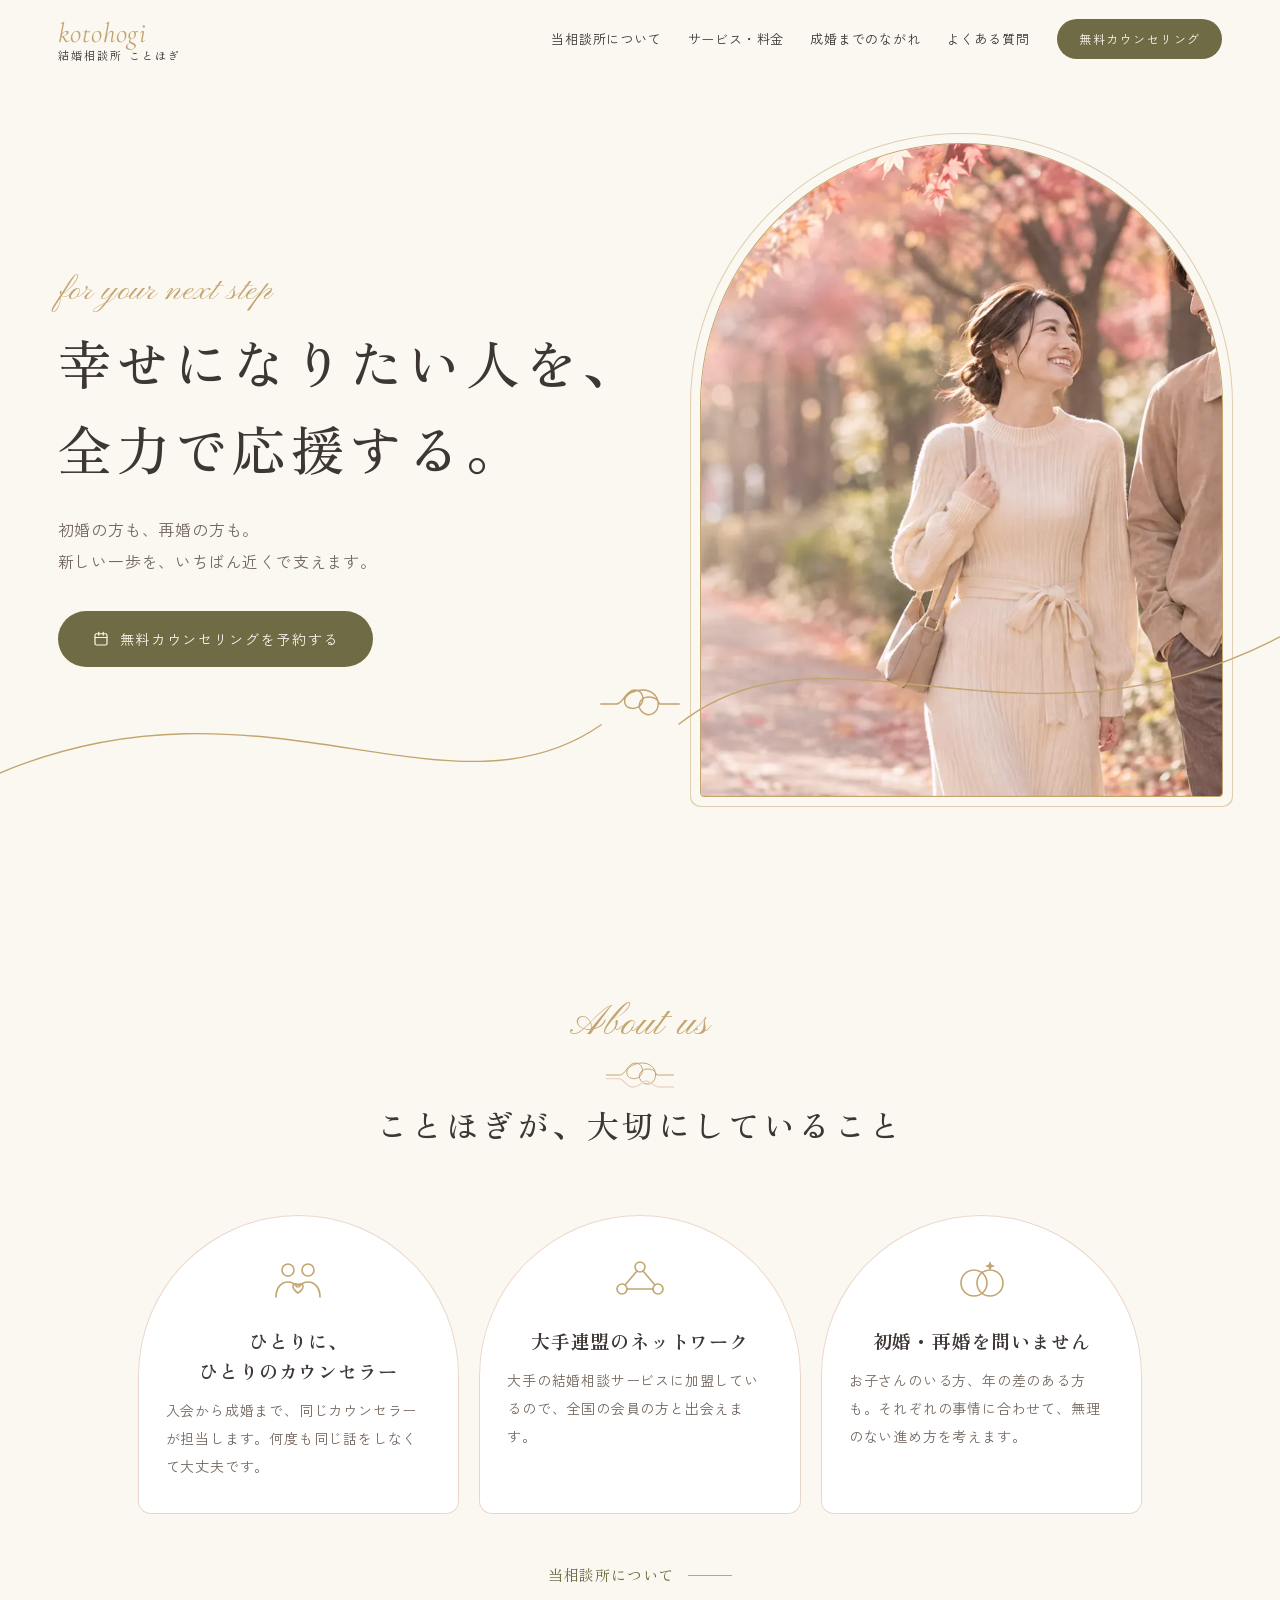
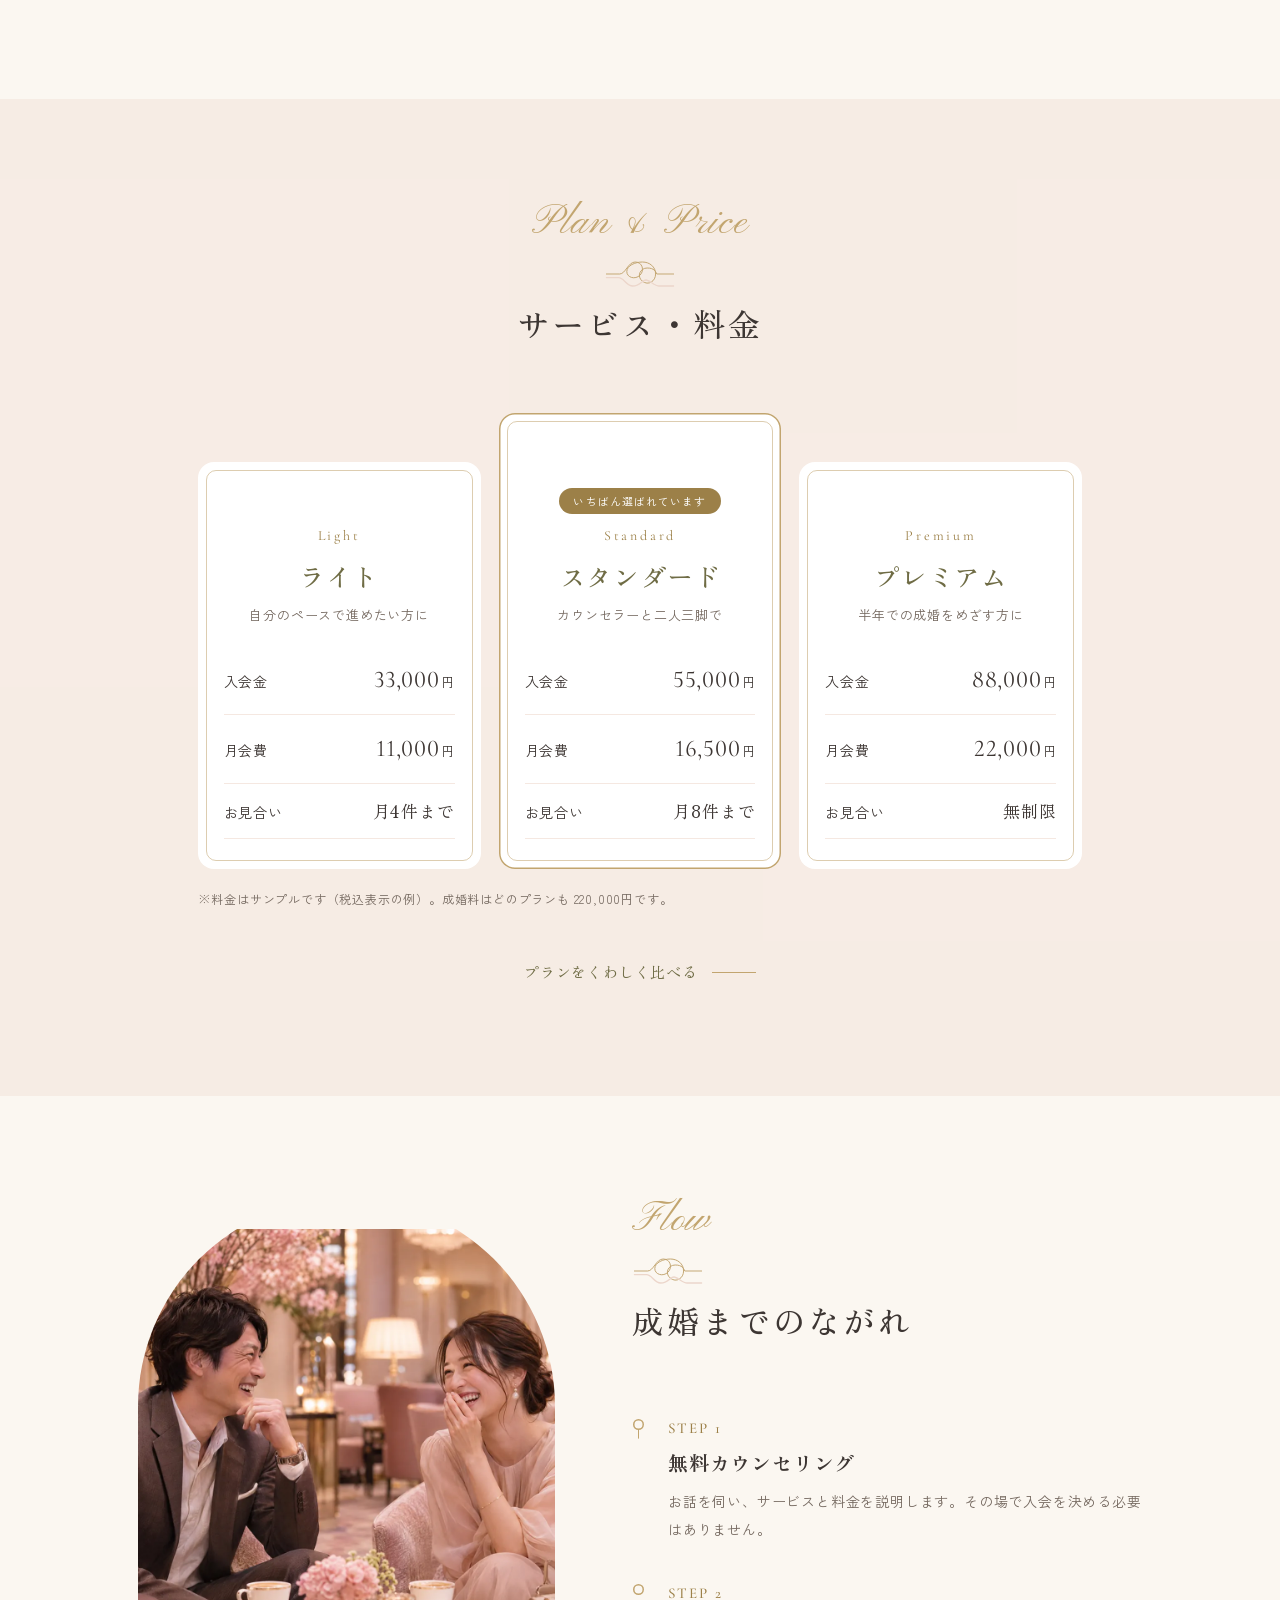
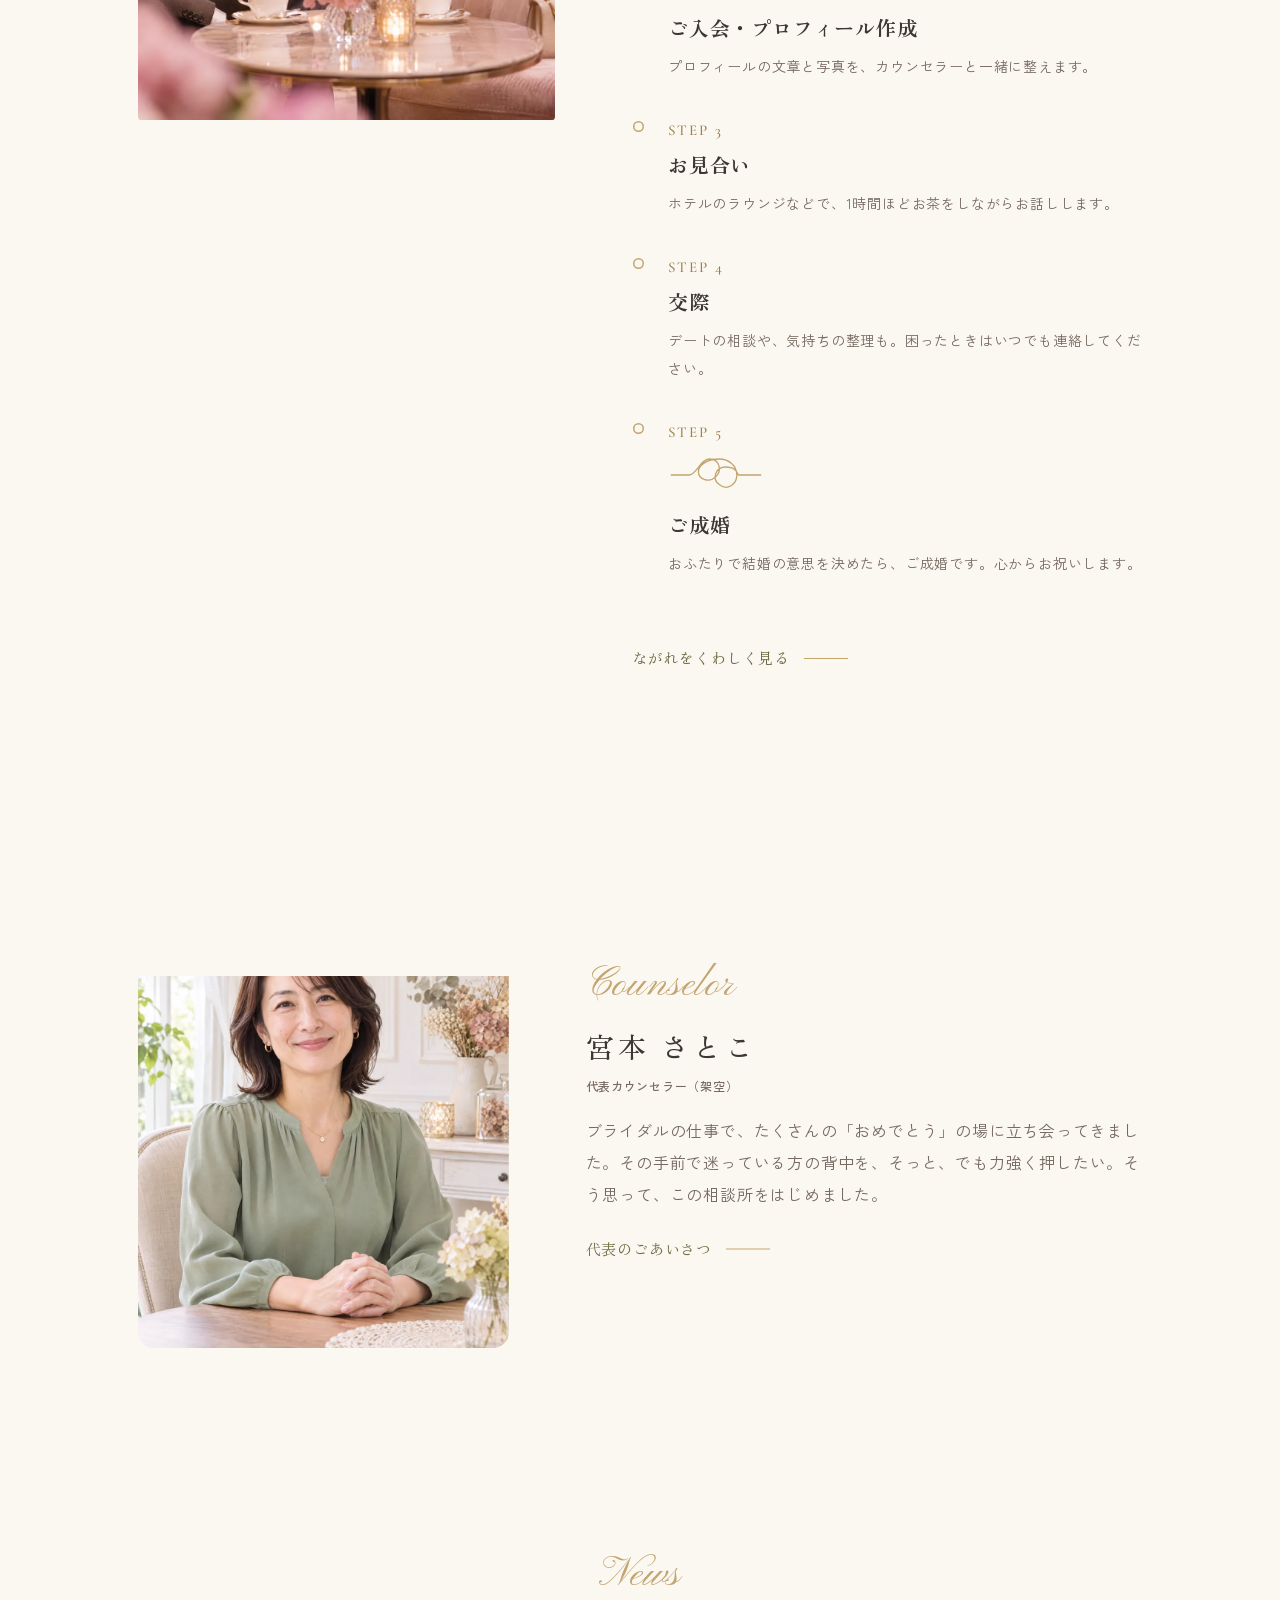
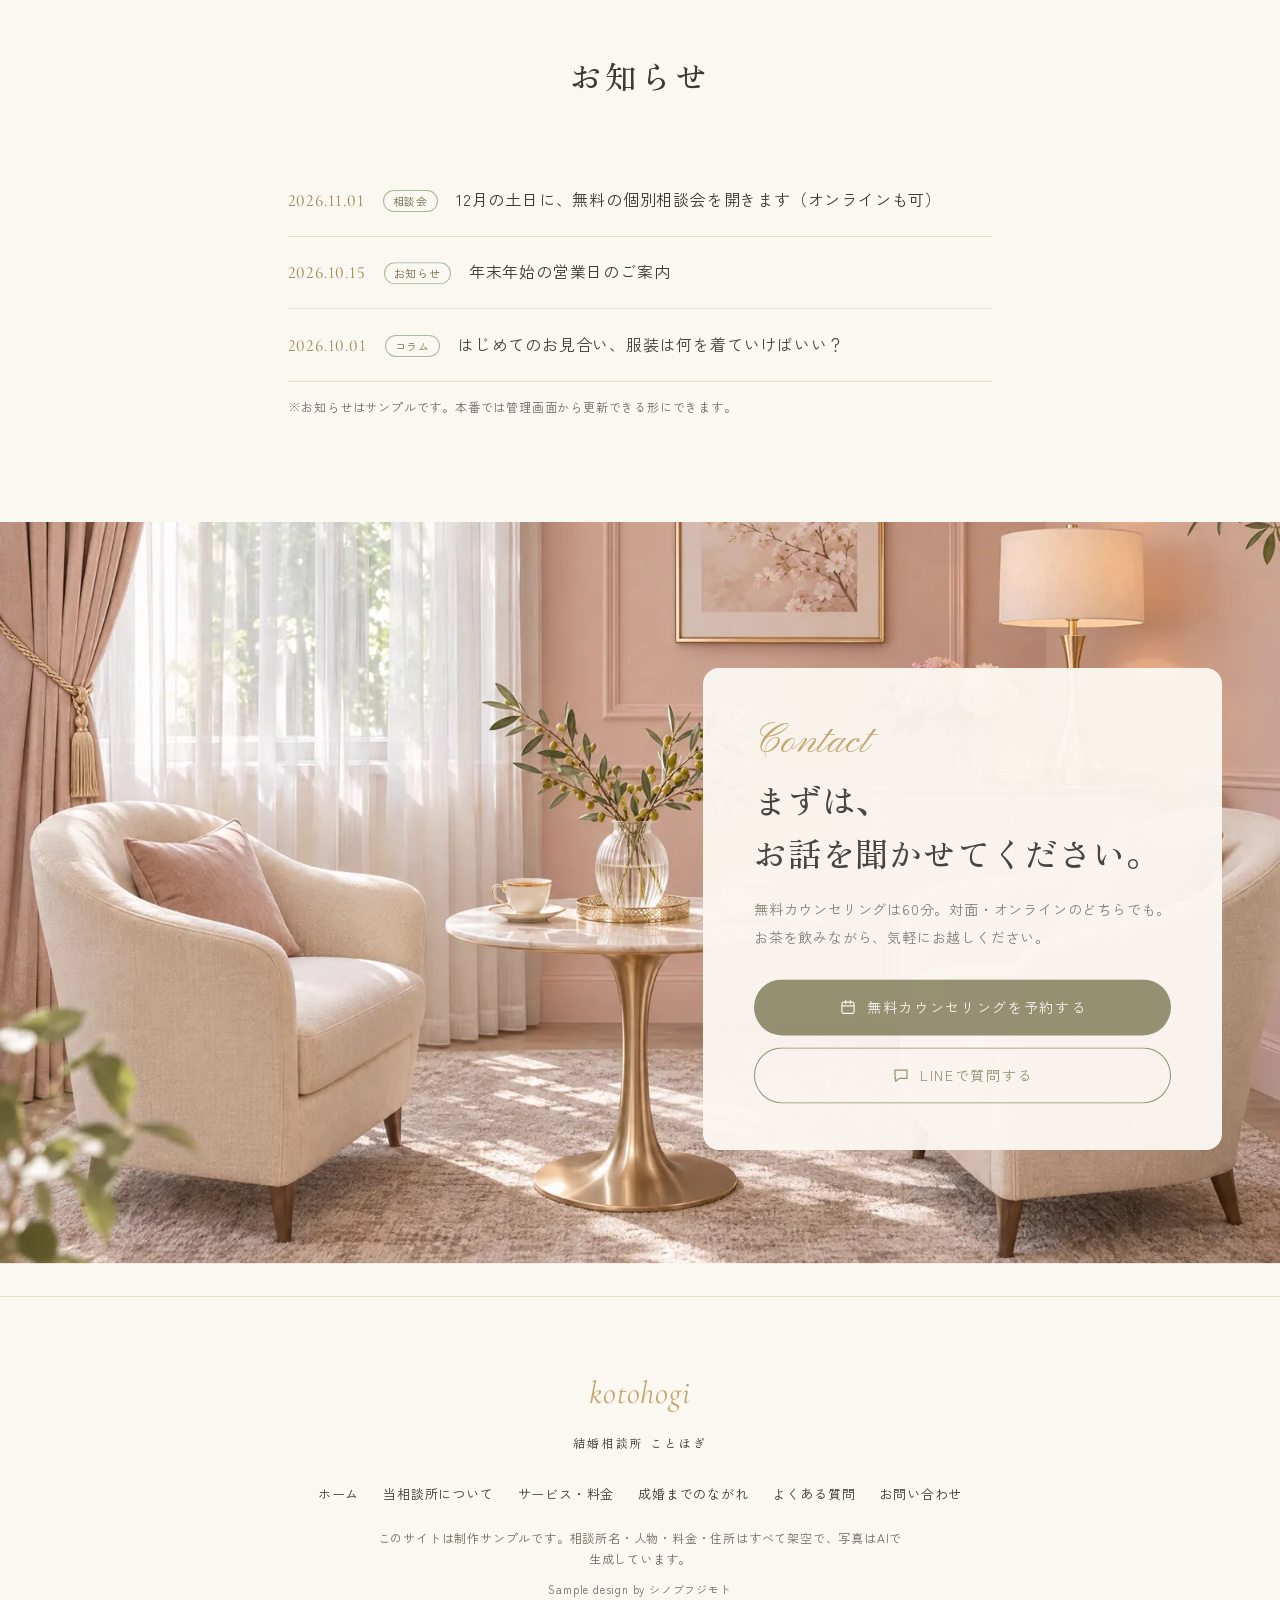
<file: index.html>
<!doctype html>
<html lang="ja">
<head>
<meta charset="utf-8">
<meta name="viewport" content="width=device-width, initial-scale=1">
<meta name="robots" content="noindex, nofollow"><!-- 本番では外す -->
<title>結婚相談所 ことほぎ｜初婚・再婚の婚活を全力で応援（サンプル）</title>
<meta name="description" content="初婚の方も、再婚の方も。担当カウンセラーが入会から成婚まで寄り添う結婚相談所です。無料カウンセリングは対面・オンラインで。（制作サンプル・架空の相談所です）">
<link rel="canonical" href="https://martin-luzer.github.io/marriage-agency-hp-sample/index.html">
<meta property="og:type" content="website">
<meta property="og:title" content="結婚相談所 ことほぎ｜初婚・再婚の婚活を全力で応援（サンプル）">
<meta property="og:description" content="初婚の方も、再婚の方も。担当カウンセラーが入会から成婚まで寄り添う結婚相談所です。無料カウンセリングは対面・オンラインで。（制作サンプル・架空の相談所です）">
<meta property="og:image" content="https://martin-luzer.github.io/marriage-agency-hp-sample/photos/hero.webp">
<meta property="og:locale" content="ja_JP">
<meta name="twitter:card" content="summary_large_image">
<link rel="preconnect" href="https://fonts.googleapis.com">
<link rel="preconnect" href="https://fonts.gstatic.com" crossorigin>
<link href="https://fonts.googleapis.com/css2?family=Cormorant+Garamond:wght@400;500&family=Pinyon+Script&family=Zen+Old+Mincho:wght@500;700&family=Zen+Kaku+Gothic+New:wght@400;500;700&display=swap" rel="stylesheet">
<link rel="stylesheet" href="style.css?v=3">
<script type="application/ld+json">{"@context": "https://schema.org", "@type": "ProfessionalService", "name": "結婚相談所 ことほぎ（サンプル）", "url": "https://martin-luzer.github.io/marriage-agency-hp-sample/", "image": "https://martin-luzer.github.io/marriage-agency-hp-sample/photos/hero.webp", "address": {"@type": "PostalAddress", "addressCountry": "JP", "addressRegion": "〇〇県", "addressLocality": "〇〇市"}, "openingHours": "Mo,Tu,Th,Fr,Sa,Su 10:00-20:00"}</script>
<script>document.documentElement.classList.add('js');if(matchMedia('(prefers-reduced-motion: reduce)').matches)document.documentElement.classList.add('is-reduced');</script>
</head>
<body class="pg-index">
<svg xmlns="http://www.w3.org/2000/svg" style="display:none">
  <symbol id="i-rings" viewBox="0 0 64 48"><g fill="none" stroke="currentColor" stroke-width="1.6" stroke-linecap="round"><circle cx="24" cy="28" r="13"/><circle cx="40" cy="28" r="13"/><path d="M40 6l1.4 3.6L45 11l-3.6 1.4L40 16l-1.4-3.6L35 11l3.6-1.4z" fill="currentColor" stroke="none"/></g></symbol>
  <symbol id="i-together" viewBox="0 0 64 48"><g fill="none" stroke="currentColor" stroke-width="1.6" stroke-linecap="round" stroke-linejoin="round"><circle cx="22" cy="15" r="6"/><circle cx="42" cy="15" r="6"/><path d="M10 42c0-9 5-15 12-15 4 0 7 2 9 5M54 42c0-9-5-15-12-15-4 0-7 2-9 5"/><path d="M32 38c-3-2-5-4-5-6.5a2.6 2.6 0 0 1 5-1 2.6 2.6 0 0 1 5 1c0 2.5-2 4.5-5 6.5z"/></g></symbol>
  <symbol id="i-network" viewBox="0 0 64 48"><g fill="none" stroke="currentColor" stroke-width="1.6" stroke-linecap="round"><circle cx="14" cy="34" r="5"/><circle cx="50" cy="34" r="5"/><circle cx="32" cy="12" r="5"/><path d="M17 30l12-14M47 30L35 16M19 34h26"/></g></symbol>
  <symbol id="i-chat" viewBox="0 0 24 24"><path fill="none" stroke="currentColor" stroke-width="1.6" stroke-linejoin="round" d="M4 5h16v11H10l-5 4v-4H4z"/></symbol>
  <symbol id="i-cal" viewBox="0 0 24 24"><g fill="none" stroke="currentColor" stroke-width="1.6" stroke-linecap="round"><rect x="4" y="5" width="16" height="15" rx="2"/><path d="M4 10h16M9 3v4M15 3v4"/></g></symbol>
  <symbol id="i-leaf" viewBox="0 0 40 80"><g fill="none" stroke="currentColor" stroke-width="1.3" stroke-linecap="round"><path d="M20 78C20 50 22 26 30 4"/><path d="M21 60c-8-2-14-8-15-16 8 1 14 7 15 16zM22 44c7-3 12-9 12-17-7 2-12 8-12 17zM24 28c-6-3-9-9-8-16 6 3 9 9 8 16z"/></g></symbol>
</svg>
<div class="loader" aria-hidden="true"><svg class="loader_ring" viewBox="0 0 100 100"><circle pathLength="1" cx="50" cy="56" r="30"/><path class="loader_star" d="M50 14l3 8 8 3-8 3-3 8-3-8-8-3 8-3z"/></svg><p class="loader_word">Welcome</p></div>
<header class="header">
  <a class="logo" href="index.html" aria-label="ことほぎ ホームへ"><span class="logo_en">kotohogi</span><span class="logo_ja">結婚相談所 ことほぎ</span></a>
  <nav class="nav" aria-label="サイト内"><a href="about.html">当相談所について</a><a href="plan.html">サービス・料金</a><a href="flow.html">成婚までのながれ</a><a href="faq.html">よくある質問</a></nav>
  <a class="btn btn--sm" href="contact.html">無料カウンセリング</a>
</header>
<main id="top">
  <svg class="thread" aria-hidden="true"><path d=""/></svg>
  <section class="hero">
    <div class="hero_photo"><img src="photos/hero.webp" alt="並木道を並んで歩く男女" width="1600" height="900" fetchpriority="high"></div>
    <svg class="hero_threads" viewBox="0 0 1000 200" preserveAspectRatio="none" aria-hidden="true">
      <path class="th" pathLength="1" d="M-10 150 C 200 60, 350 190, 470 110"/>
      <path class="th" pathLength="1" d="M1010 40 C 800 150, 650 20, 530 110"/>
    </svg>
    <svg class="hero_knot" viewBox="0 0 120 60" aria-hidden="true"><path pathLength="1" d="M4 30h22c10 0 14-20 26-20s16 14 8 22-22 4-22-6 14-16 26-16 22 8 22 20-12 20-22 12-4-22 8-22 14 6 16 10h28"/></svg>
    <div class="hero_body">
      <p class="hero_en" data-open>for your next step</p>
      <h1 class="hero_copy" data-open><span>幸せになりたい人を、</span><span>全力で応援する。</span></h1>
      <p class="hero_lead" data-open>初婚の方も、再婚の方も。<br>新しい一歩を、いちばん近くで支えます。</p>
      <div data-open><a class="btn" href="contact.html"><svg aria-hidden="true"><use href="#i-cal"/></svg>無料カウンセリングを予約する</a></div>
    </div>
  </section>

  <section class="about">
    <header class="secHead" data-up>
      <p class="secHead_en">About us</p>
      <svg class="knot knot--head" viewBox="0 0 120 60" aria-hidden="true"><path pathLength="1" d="M4 30h22c10 0 14-20 26-20s16 14 8 22-22 4-22-6 14-16 26-16 22 8 22 20-12 20-22 12-4-22 8-22 14 6 16 10h28"/><path pathLength="1" d="M4 36h20c10 0 12 14 24 14s16-10 22-10 14 10 22 10h24"/></svg>
      <h2 class="secHead_ja">ことほぎが、<br class="sp">大切にしていること</h2>
    </header>
    <ul class="promise" data-each>
      <li data-up><svg class="promise_ico" aria-hidden="true"><use href="#i-together"/></svg><h3>ひとりに、<br>ひとりのカウンセラー</h3><p>入会から成婚まで、同じカウンセラーが担当します。何度も同じ話をしなくて大丈夫です。</p></li>
      <li data-up><svg class="promise_ico" aria-hidden="true"><use href="#i-network"/></svg><h3>大手連盟のネットワーク</h3><p>大手の結婚相談サービスに加盟しているので、全国の会員の方と出会えます。</p></li>
      <li data-up><svg class="promise_ico" aria-hidden="true"><use href="#i-rings"/></svg><h3>初婚・再婚を問いません</h3><p>お子さんのいる方、年の差のある方も。それぞれの事情に合わせて、無理のない進め方を考えます。</p></li>
    </ul>
    <div class="more" data-up><a class="link" href="about.html">当相談所について</a></div>
  </section>

  <section class="plan">
    <header class="secHead" data-up>
      <p class="secHead_en">Plan &amp; Price</p>
      <svg class="knot knot--head" viewBox="0 0 120 60" aria-hidden="true"><path pathLength="1" d="M4 30h22c10 0 14-20 26-20s16 14 8 22-22 4-22-6 14-16 26-16 22 8 22 20-12 20-22 12-4-22 8-22 14 6 16 10h28"/><path pathLength="1" d="M4 36h20c10 0 12 14 24 14s16-10 22-10 14 10 22 10h24"/></svg>
      <h2 class="secHead_ja">サービス・料金</h2>
    </header>
    <div class="plan_list" data-each>
      <article class="pCard" data-up>
        <span class="env" aria-hidden="true"></span><p class="pCard_en">Light</p><h3>ライト</h3><p class="pCard_for">自分のペースで進めたい方に</p>
        <dl><div><dt>入会金</dt><dd>33,000<small>円</small></dd></div><div><dt>月会費</dt><dd>11,000<small>円</small></dd></div><div><dt>お見合い</dt><dd class="dd-ja">月4件まで</dd></div></dl>
      </article>
      <article class="pCard pCard--main" data-up>
        <span class="env" aria-hidden="true"></span><p class="pCard_tag">いちばん選ばれています</p><p class="pCard_en">Standard</p><h3>スタンダード</h3><p class="pCard_for">カウンセラーと二人三脚で</p>
        <dl><div><dt>入会金</dt><dd>55,000<small>円</small></dd></div><div><dt>月会費</dt><dd>16,500<small>円</small></dd></div><div><dt>お見合い</dt><dd class="dd-ja">月8件まで</dd></div></dl>
      </article>
      <article class="pCard" data-up>
        <span class="env" aria-hidden="true"></span><p class="pCard_en">Premium</p><h3>プレミアム</h3><p class="pCard_for">半年での成婚をめざす方に</p>
        <dl><div><dt>入会金</dt><dd>88,000<small>円</small></dd></div><div><dt>月会費</dt><dd>22,000<small>円</small></dd></div><div><dt>お見合い</dt><dd class="dd-ja">無制限</dd></div></dl>
      </article>
    </div>
    <p class="note plan_note" data-up>※料金はサンプルです（税込表示の例）。成婚料はどのプランも 220,000円です。</p>
    <div class="more" data-up><a class="link" href="plan.html">プランをくわしく比べる</a></div>
  </section>

  <section class="flow">
    <div class="flow_photo" data-reveal><img src="photos/meeting.webp" alt="ホテルのラウンジで向かい合って笑う男女" width="1000" height="1250" loading="lazy"></div>
    <div class="flow_body">
      <header class="secHead secHead--left" data-up>
      <p class="secHead_en">Flow</p>
      <svg class="knot knot--head" viewBox="0 0 120 60" aria-hidden="true"><path pathLength="1" d="M4 30h22c10 0 14-20 26-20s16 14 8 22-22 4-22-6 14-16 26-16 22 8 22 20-12 20-22 12-4-22 8-22 14 6 16 10h28"/><path pathLength="1" d="M4 36h20c10 0 12 14 24 14s16-10 22-10 14 10 22 10h24"/></svg>
      <h2 class="secHead_ja">成婚までのながれ</h2>
    </header>
      <div class="flow_track"><span class="flow_line" aria-hidden="true"></span><ol class="flow_list">
        <li data-up><b>STEP 1</b><h3>無料カウンセリング</h3><p>お話を伺い、サービスと料金を説明します。その場で入会を決める必要はありません。</p></li>
        <li data-up><b>STEP 2</b><h3>ご入会・プロフィール作成</h3><p>プロフィールの文章と写真を、カウンセラーと一緒に整えます。</p></li>
        <li data-up><b>STEP 3</b><h3>お見合い</h3><p>ホテルのラウンジなどで、1時間ほどお茶をしながらお話しします。</p></li>
        <li data-up><b>STEP 4</b><h3>交際</h3><p>デートの相談や、気持ちの整理も。困ったときはいつでも連絡してください。</p></li>
        <li data-up><b>STEP 5</b><svg class="knot knot--flow" viewBox="0 0 120 60" aria-hidden="true"><path pathLength="1" d="M4 30h22c10 0 14-20 26-20s16 14 8 22-22 4-22-6 14-16 26-16 22 8 22 20-12 20-22 12-4-22 8-22 14 6 16 10h28"/><path pathLength="1" d="M4 36h20c10 0 12 14 24 14s16-10 22-10 14 10 22 10h24"/></svg><h3>ご成婚</h3><p>おふたりで結婚の意思を決めたら、ご成婚です。心からお祝いします。</p></li>
      </ol></div>
      <div data-up><a class="link" href="flow.html">ながれをくわしく見る</a></div>
    </div>
  </section>

  <section class="counselor-sec">
    <div class="counselor">
      <div class="counselor_photo" data-reveal><img src="photos/counselor.webp" alt="代表カウンセラーの宮本さん（架空）" width="1000" height="1250" loading="lazy"></div>
      <div class="counselor_body" data-each>
        <p class="secHead_en" data-up>Counselor</p>
        <h2 class="counselor_name" data-up>宮本 さとこ<small>代表カウンセラー（架空）</small></h2>
        <p class="counselor_text" data-up>ブライダルの仕事で、たくさんの「おめでとう」の場に立ち会ってきました。その手前で迷っている方の背中を、そっと、でも力強く押したい。そう思って、この相談所をはじめました。</p>
        <div data-up><a class="link" href="about.html#message">代表のごあいさつ</a></div>
      </div>
    </div>
  </section>

  <section class="news">
    <header class="secHead" data-up>
      <p class="secHead_en">News</p>
      <svg class="knot knot--head" viewBox="0 0 120 60" aria-hidden="true"><path pathLength="1" d="M4 30h22c10 0 14-20 26-20s16 14 8 22-22 4-22-6 14-16 26-16 22 8 22 20-12 20-22 12-4-22 8-22 14 6 16 10h28"/><path pathLength="1" d="M4 36h20c10 0 12 14 24 14s16-10 22-10 14 10 22 10h24"/></svg>
      <h2 class="secHead_ja">お知らせ</h2>
    </header>
    <ul class="news_list" data-each>
      <li data-up><time datetime="2026-11-01">2026.11.01</time><span class="news_tag">相談会</span><p>12月の土日に、無料の個別相談会を開きます（オンラインも可）</p></li>
      <li data-up><time datetime="2026-10-15">2026.10.15</time><span class="news_tag">お知らせ</span><p>年末年始の営業日のご案内</p></li>
      <li data-up><time datetime="2026-10-01">2026.10.01</time><span class="news_tag">コラム</span><p>はじめてのお見合い、服装は何を着ていけばいい？</p></li>
    </ul>
    <p class="note news_note" data-up>※お知らせはサンプルです。本番では管理画面から更新できる形にできます。</p>
  </section>

  <section class="contact">
    <div class="contact_photo"><img data-parallax src="photos/room.webp" alt="アイボリーの椅子が向かい合うカウンセリングルーム" width="1600" height="1200" loading="lazy"></div>
    <div class="contact_card" data-each>
      <p class="secHead_en" data-up>Contact</p>
      <h2 class="contact_h" data-up>まずは、<br>お話を<br class="sp">聞かせてください。</h2>
      <p class="contact_text" data-up>無料カウンセリングは60分。対面・オンラインのどちらでも。<br>お茶を飲みながら、気軽にお越しください。</p>
      <div class="contact_btns" data-up>
        <a class="btn" href="contact.html"><svg aria-hidden="true"><use href="#i-cal"/></svg>無料カウンセリングを予約する</a>
        <a class="btn btn--line" href="contact.html#line"><svg aria-hidden="true"><use href="#i-chat"/></svg>LINEで質問する</a>
      </div>
    </div>
  </section>
</main>
<footer class="footer">
  <p class="footer_logo"><i>kotohogi</i><span>結婚相談所 ことほぎ</span></p>
  <nav class="footer_nav" aria-label="フッター"><a href="index.html">ホーム</a><a href="about.html">当相談所について</a><a href="plan.html">サービス・料金</a><a href="flow.html">成婚までのながれ</a><a href="faq.html">よくある質問</a><a href="contact.html">お問い合わせ</a></nav>
  <p class="footer_note">このサイトは制作サンプルです。相談所名・人物・料金・住所はすべて架空で、写真はAIで生成しています。</p>
  <p class="footer_copy">Sample design by シノブフジモト</p>
</footer>
<nav class="spBar" aria-label="ご予約"><a href="plan.html">料金を見る</a><a href="contact.html">無料カウンセリング</a></nav>
<script src="vendor/gsap.min.js"></script>
<script src="vendor/ScrollTrigger.min.js"></script>
<script src="main.js?v=3"></script>
</body>
</html>
</file>
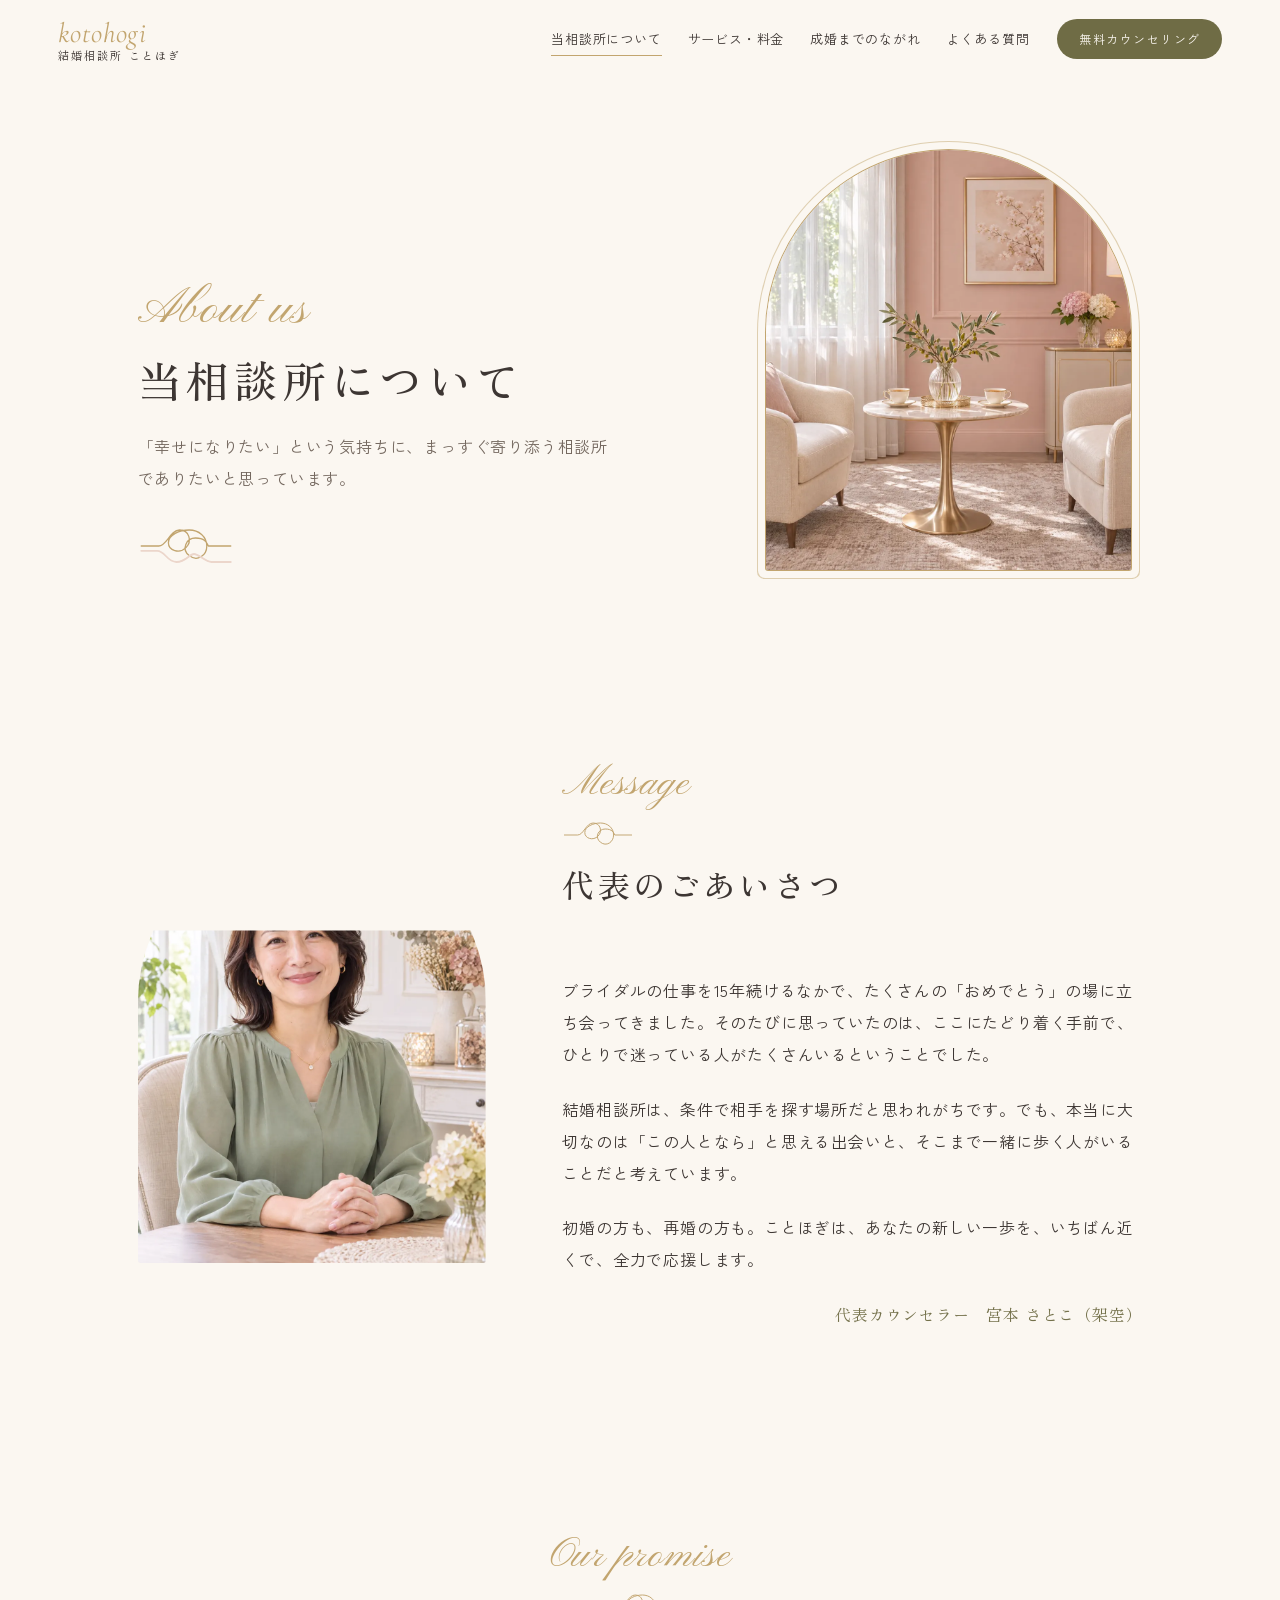
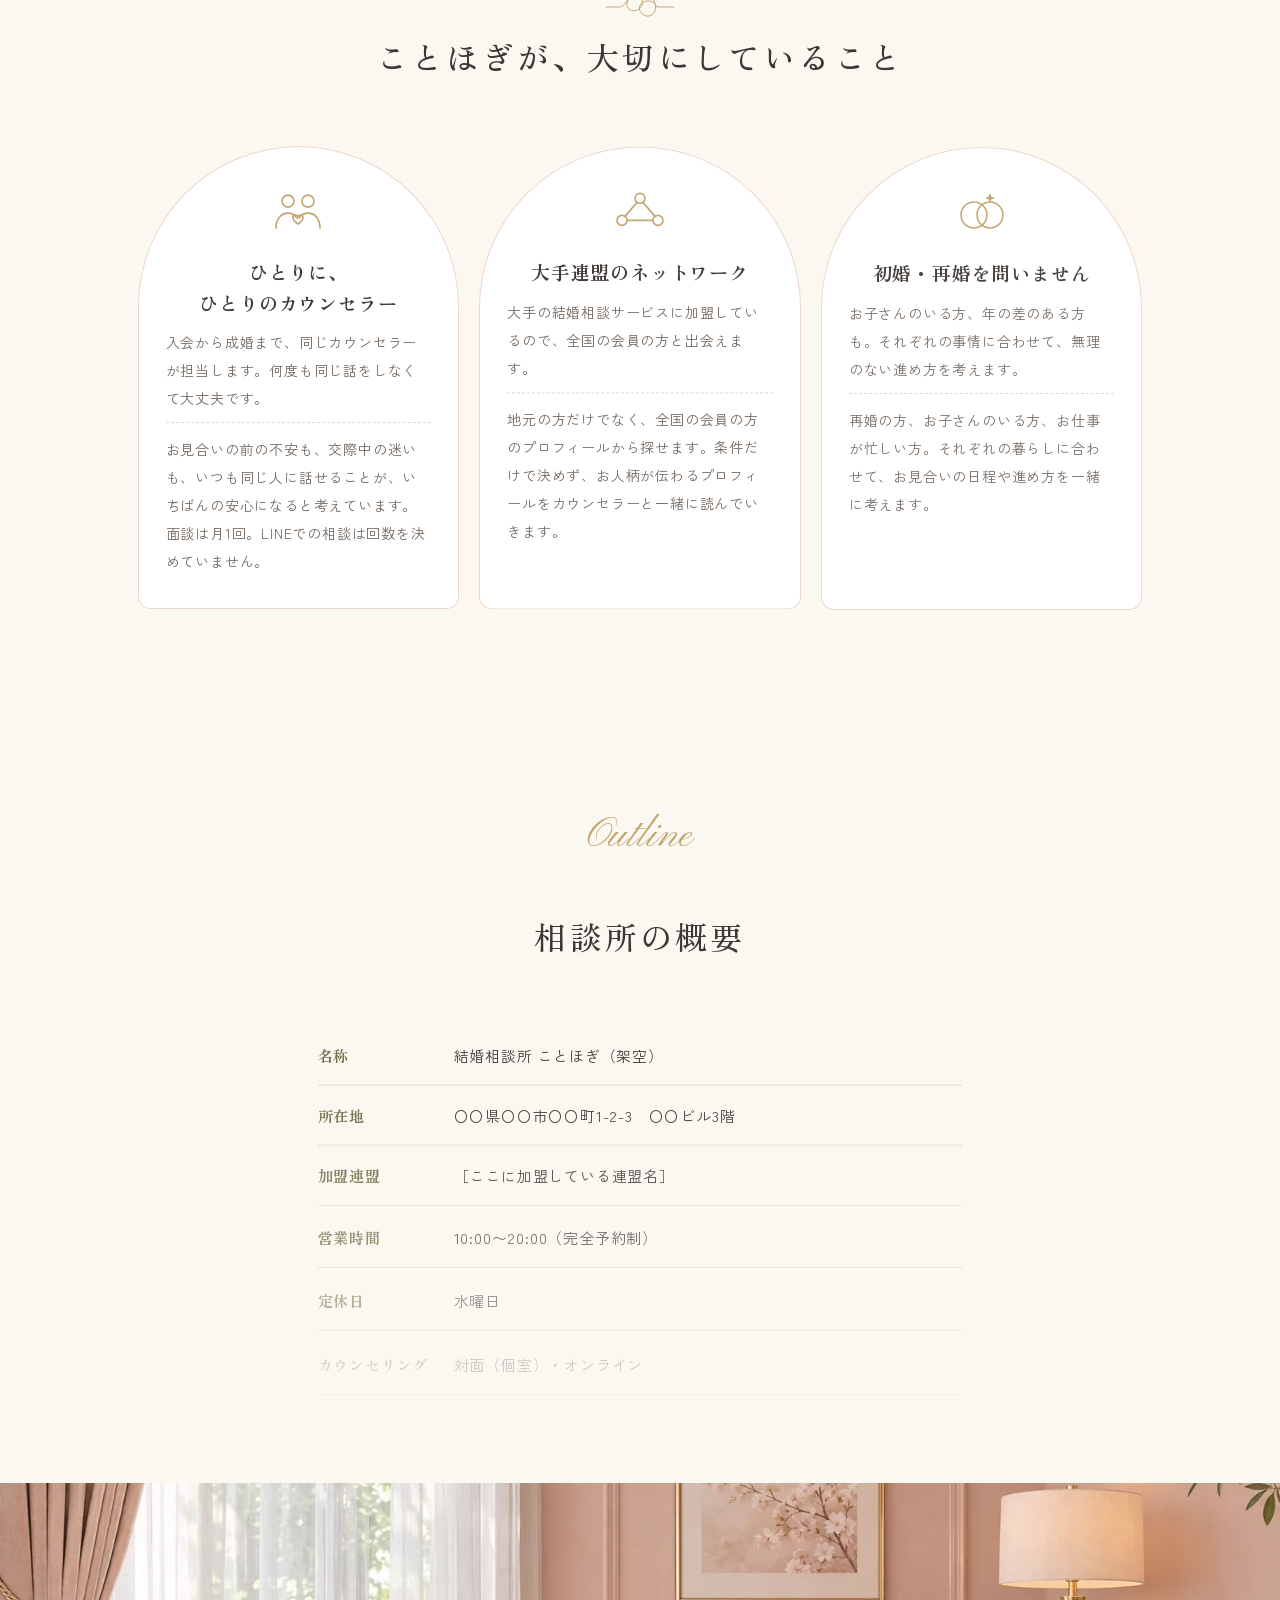
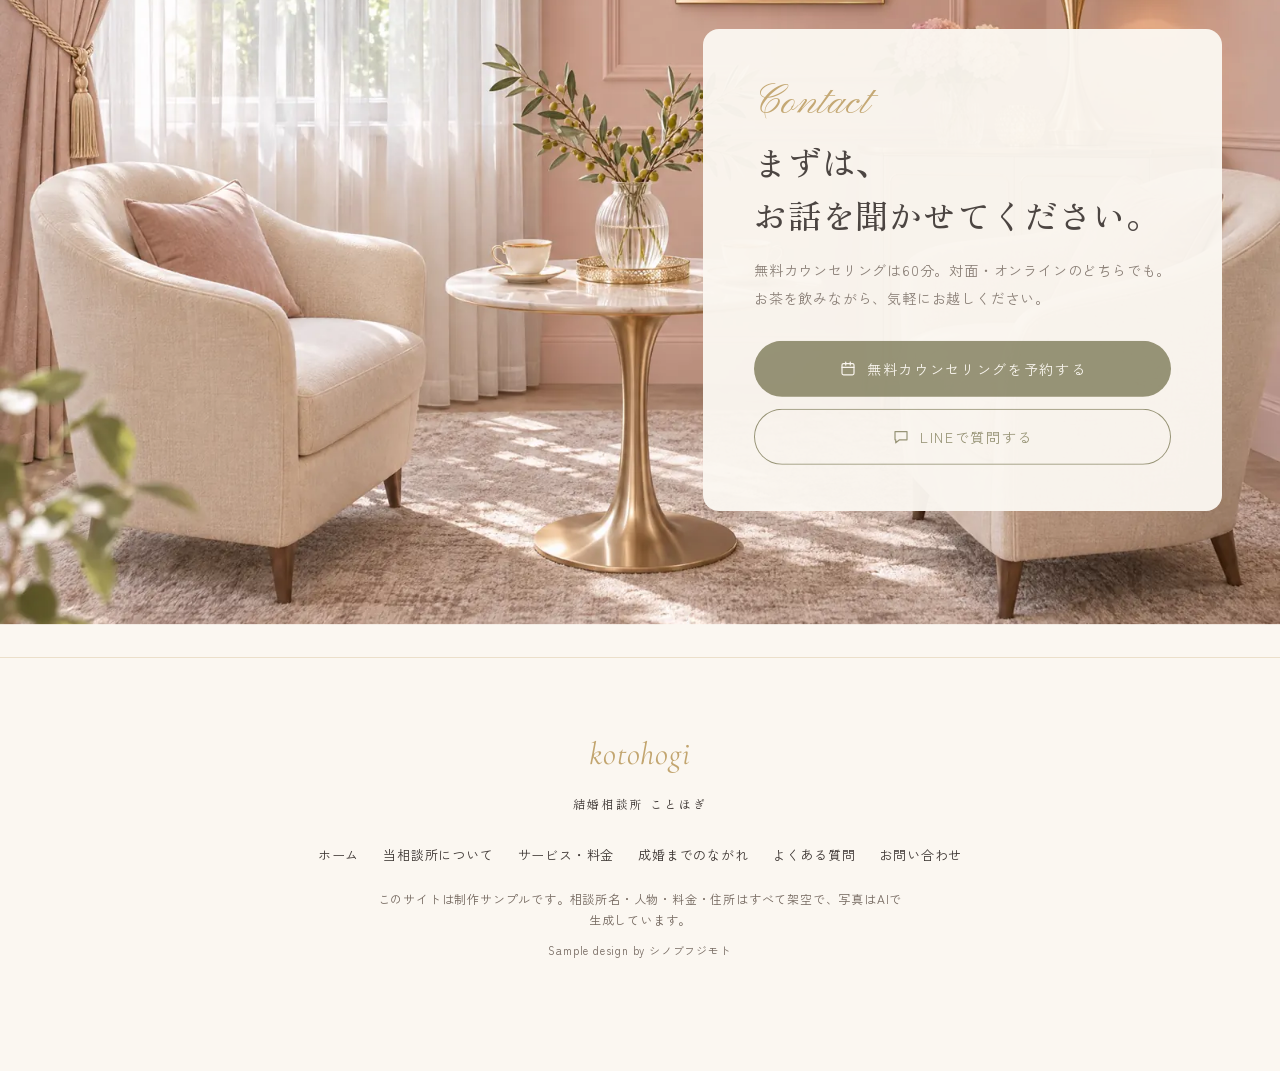
<file: about.html>
<!doctype html>
<html lang="ja">
<head>
<meta charset="utf-8">
<meta name="viewport" content="width=device-width, initial-scale=1">
<meta name="robots" content="noindex, nofollow"><!-- 本番では外す -->
<title>当相談所について｜結婚相談所 ことほぎ（サンプル）</title>
<meta name="description" content="代表カウンセラーのごあいさつ、ことほぎが大切にしていること、相談所の概要。（制作サンプル）">
<link rel="canonical" href="https://martin-luzer.github.io/marriage-agency-hp-sample/about.html">
<meta property="og:type" content="website">
<meta property="og:title" content="当相談所について｜結婚相談所 ことほぎ（サンプル）">
<meta property="og:description" content="代表カウンセラーのごあいさつ、ことほぎが大切にしていること、相談所の概要。（制作サンプル）">
<meta property="og:image" content="https://martin-luzer.github.io/marriage-agency-hp-sample/photos/hero.webp">
<meta property="og:locale" content="ja_JP">
<meta name="twitter:card" content="summary_large_image">
<link rel="preconnect" href="https://fonts.googleapis.com">
<link rel="preconnect" href="https://fonts.gstatic.com" crossorigin>
<link href="https://fonts.googleapis.com/css2?family=Cormorant+Garamond:wght@400;500&family=Pinyon+Script&family=Zen+Old+Mincho:wght@500;700&family=Zen+Kaku+Gothic+New:wght@400;500;700&display=swap" rel="stylesheet">
<link rel="stylesheet" href="style.css?v=3">
<script>document.documentElement.classList.add('js');if(matchMedia('(prefers-reduced-motion: reduce)').matches)document.documentElement.classList.add('is-reduced');</script>
</head>
<body class="pg-about">
<svg xmlns="http://www.w3.org/2000/svg" style="display:none">
  <symbol id="i-rings" viewBox="0 0 64 48"><g fill="none" stroke="currentColor" stroke-width="1.6" stroke-linecap="round"><circle cx="24" cy="28" r="13"/><circle cx="40" cy="28" r="13"/><path d="M40 6l1.4 3.6L45 11l-3.6 1.4L40 16l-1.4-3.6L35 11l3.6-1.4z" fill="currentColor" stroke="none"/></g></symbol>
  <symbol id="i-together" viewBox="0 0 64 48"><g fill="none" stroke="currentColor" stroke-width="1.6" stroke-linecap="round" stroke-linejoin="round"><circle cx="22" cy="15" r="6"/><circle cx="42" cy="15" r="6"/><path d="M10 42c0-9 5-15 12-15 4 0 7 2 9 5M54 42c0-9-5-15-12-15-4 0-7 2-9 5"/><path d="M32 38c-3-2-5-4-5-6.5a2.6 2.6 0 0 1 5-1 2.6 2.6 0 0 1 5 1c0 2.5-2 4.5-5 6.5z"/></g></symbol>
  <symbol id="i-network" viewBox="0 0 64 48"><g fill="none" stroke="currentColor" stroke-width="1.6" stroke-linecap="round"><circle cx="14" cy="34" r="5"/><circle cx="50" cy="34" r="5"/><circle cx="32" cy="12" r="5"/><path d="M17 30l12-14M47 30L35 16M19 34h26"/></g></symbol>
  <symbol id="i-chat" viewBox="0 0 24 24"><path fill="none" stroke="currentColor" stroke-width="1.6" stroke-linejoin="round" d="M4 5h16v11H10l-5 4v-4H4z"/></symbol>
  <symbol id="i-cal" viewBox="0 0 24 24"><g fill="none" stroke="currentColor" stroke-width="1.6" stroke-linecap="round"><rect x="4" y="5" width="16" height="15" rx="2"/><path d="M4 10h16M9 3v4M15 3v4"/></g></symbol>
  <symbol id="i-leaf" viewBox="0 0 40 80"><g fill="none" stroke="currentColor" stroke-width="1.3" stroke-linecap="round"><path d="M20 78C20 50 22 26 30 4"/><path d="M21 60c-8-2-14-8-15-16 8 1 14 7 15 16zM22 44c7-3 12-9 12-17-7 2-12 8-12 17zM24 28c-6-3-9-9-8-16 6 3 9 9 8 16z"/></g></symbol>
</svg>

<header class="header">
  <a class="logo" href="index.html" aria-label="ことほぎ ホームへ"><span class="logo_en">kotohogi</span><span class="logo_ja">結婚相談所 ことほぎ</span></a>
  <nav class="nav" aria-label="サイト内"><a href="about.html" aria-current="page">当相談所について</a><a href="plan.html">サービス・料金</a><a href="flow.html">成婚までのながれ</a><a href="faq.html">よくある質問</a></nav>
  <a class="btn btn--sm" href="contact.html">無料カウンセリング</a>
</header>
<main id="top">
  <svg class="thread" aria-hidden="true"><path d=""/></svg>
  <section class="sub">
    <div class="sub_body">
      <p class="sub_en" data-open>About us</p>
      <h1 class="sub_ja" data-open>当相談所について</h1>
      <p class="sub_lead" data-open>「幸せになりたい」という気持ちに、まっすぐ寄り添う相談所でありたいと思っています。</p>
      <svg class="knot knot--sub" viewBox="0 0 120 60" aria-hidden="true"><path pathLength="1" d="M4 30h22c10 0 14-20 26-20s16 14 8 22-22 4-22-6 14-16 26-16 22 8 22 20-12 20-22 12-4-22 8-22 14 6 16 10h28"/><path pathLength="1" d="M4 36h20c10 0 12 14 24 14s16-10 22-10 14 10 22 10h24"/></svg>
    </div>
    <div class="sub_photo"><img src="photos/room.webp" alt="アイボリーの椅子が向かい合うカウンセリングルーム" width="1200" height="1500" fetchpriority="high"></div>
  </section>

  <section class="message" id="message">
    <div class="message_inner">
      <div class="message_photo" data-reveal><img src="photos/counselor.webp" alt="代表カウンセラーの宮本さん（架空）" width="1000" height="1250" loading="lazy"></div>
      <div>
      <header class="secHead secHead--left" data-up>
      <p class="secHead_en">Message</p>
      <svg class="knot knot--head" viewBox="0 0 120 60" aria-hidden="true"><path pathLength="1" d="M4 30h22c10 0 14-20 26-20s16 14 8 22-22 4-22-6 14-16 26-16 22 8 22 20-12 20-22 12-4-22 8-22 14 6 16 10h28"/><path pathLength="1" d="M4 36h20c10 0 12 14 24 14s16-10 22-10 14 10 22 10h24"/></svg>
      <h2 class="secHead_ja">代表のごあいさつ</h2>
    </header>
      <div class="message_text" data-each>
        <p data-up>ブライダルの仕事を15年続けるなかで、たくさんの「おめでとう」の場に立ち会ってきました。そのたびに思っていたのは、ここにたどり着く手前で、ひとりで迷っている人がたくさんいるということでした。</p>
        <p data-up>結婚相談所は、条件で相手を探す場所だと思われがちです。でも、本当に大切なのは「この人となら」と思える出会いと、そこまで一緒に歩く人がいることだと考えています。</p>
        <p data-up>初婚の方も、再婚の方も。ことほぎは、あなたの新しい一歩を、いちばん近くで、全力で応援します。</p>
        <p class="message_sign" data-up>代表カウンセラー　宮本 さとこ（架空）</p>
      </div>
      </div>
    </div>
  </section>

  <section class="about">
    <header class="secHead" data-up>
      <p class="secHead_en">Our promise</p>
      <svg class="knot knot--head" viewBox="0 0 120 60" aria-hidden="true"><path pathLength="1" d="M4 30h22c10 0 14-20 26-20s16 14 8 22-22 4-22-6 14-16 26-16 22 8 22 20-12 20-22 12-4-22 8-22 14 6 16 10h28"/><path pathLength="1" d="M4 36h20c10 0 12 14 24 14s16-10 22-10 14 10 22 10h24"/></svg>
      <h2 class="secHead_ja">ことほぎが、<br class="sp">大切にしていること</h2>
    </header>
    <ul class="promise promise--detail" data-each>
      <li data-up><svg class="promise_ico" aria-hidden="true"><use href="#i-together"/></svg><h3>ひとりに、<br>ひとりのカウンセラー</h3><p>入会から成婚まで、同じカウンセラーが担当します。何度も同じ話をしなくて大丈夫です。</p><p class="promise_more">お見合いの前の不安も、交際中の迷いも、いつも同じ人に話せることが、いちばんの安心になると考えています。面談は月1回。LINEでの相談は回数を決めていません。</p></li>
      <li data-up><svg class="promise_ico" aria-hidden="true"><use href="#i-network"/></svg><h3>大手連盟のネットワーク</h3><p>大手の結婚相談サービスに加盟しているので、全国の会員の方と出会えます。</p><p class="promise_more">地元の方だけでなく、全国の会員の方のプロフィールから探せます。条件だけで決めず、お人柄が伝わるプロフィールをカウンセラーと一緒に読んでいきます。</p></li>
      <li data-up><svg class="promise_ico" aria-hidden="true"><use href="#i-rings"/></svg><h3>初婚・再婚を問いません</h3><p>お子さんのいる方、年の差のある方も。それぞれの事情に合わせて、無理のない進め方を考えます。</p><p class="promise_more">再婚の方、お子さんのいる方、お仕事が忙しい方。それぞれの暮らしに合わせて、お見合いの日程や進め方を一緒に考えます。</p></li>
    </ul>
  </section>

  <section class="outline">
    <div class="outline_inner">
      <div>
        <header class="secHead" data-up>
      <p class="secHead_en">Outline</p>
      <svg class="knot knot--head" viewBox="0 0 120 60" aria-hidden="true"><path pathLength="1" d="M4 30h22c10 0 14-20 26-20s16 14 8 22-22 4-22-6 14-16 26-16 22 8 22 20-12 20-22 12-4-22 8-22 14 6 16 10h28"/><path pathLength="1" d="M4 36h20c10 0 12 14 24 14s16-10 22-10 14 10 22 10h24"/></svg>
      <h2 class="secHead_ja">相談所の概要</h2>
    </header>
        <dl class="outline_dl" data-each>
          <div data-up><dt>名称</dt><dd>結婚相談所 ことほぎ（架空）</dd></div>
          <div data-up><dt>所在地</dt><dd>〇〇県〇〇市〇〇町1-2-3　〇〇ビル3階</dd></div>
          <div data-up><dt>加盟連盟</dt><dd>［ここに加盟している連盟名］</dd></div>
          <div data-up><dt>営業時間</dt><dd>10:00〜20:00（完全予約制）</dd></div>
          <div data-up><dt>定休日</dt><dd>水曜日</dd></div>
          <div data-up><dt>カウンセリング</dt><dd>対面（個室）・オンライン</dd></div>
        </dl>
      </div>
    </div>
  </section>

  <section class="contact">
    <div class="contact_photo"><img data-parallax src="photos/room.webp" alt="アイボリーの椅子が向かい合うカウンセリングルーム" width="1600" height="1200" loading="lazy"></div>
    <div class="contact_card" data-each>
      <p class="secHead_en" data-up>Contact</p>
      <h2 class="contact_h" data-up>まずは、<br>お話を<br class="sp">聞かせてください。</h2>
      <p class="contact_text" data-up>無料カウンセリングは60分。対面・オンラインのどちらでも。<br>お茶を飲みながら、気軽にお越しください。</p>
      <div class="contact_btns" data-up>
        <a class="btn" href="contact.html"><svg aria-hidden="true"><use href="#i-cal"/></svg>無料カウンセリングを予約する</a>
        <a class="btn btn--line" href="contact.html#line"><svg aria-hidden="true"><use href="#i-chat"/></svg>LINEで質問する</a>
      </div>
    </div>
  </section>
</main>
<footer class="footer">
  <p class="footer_logo"><i>kotohogi</i><span>結婚相談所 ことほぎ</span></p>
  <nav class="footer_nav" aria-label="フッター"><a href="index.html">ホーム</a><a href="about.html">当相談所について</a><a href="plan.html">サービス・料金</a><a href="flow.html">成婚までのながれ</a><a href="faq.html">よくある質問</a><a href="contact.html">お問い合わせ</a></nav>
  <p class="footer_note">このサイトは制作サンプルです。相談所名・人物・料金・住所はすべて架空で、写真はAIで生成しています。</p>
  <p class="footer_copy">Sample design by シノブフジモト</p>
</footer>
<nav class="spBar" aria-label="ご予約"><a href="plan.html">料金を見る</a><a href="contact.html">無料カウンセリング</a></nav>
<script src="vendor/gsap.min.js"></script>
<script src="vendor/ScrollTrigger.min.js"></script>
<script src="main.js?v=3"></script>
</body>
</html>
</file>
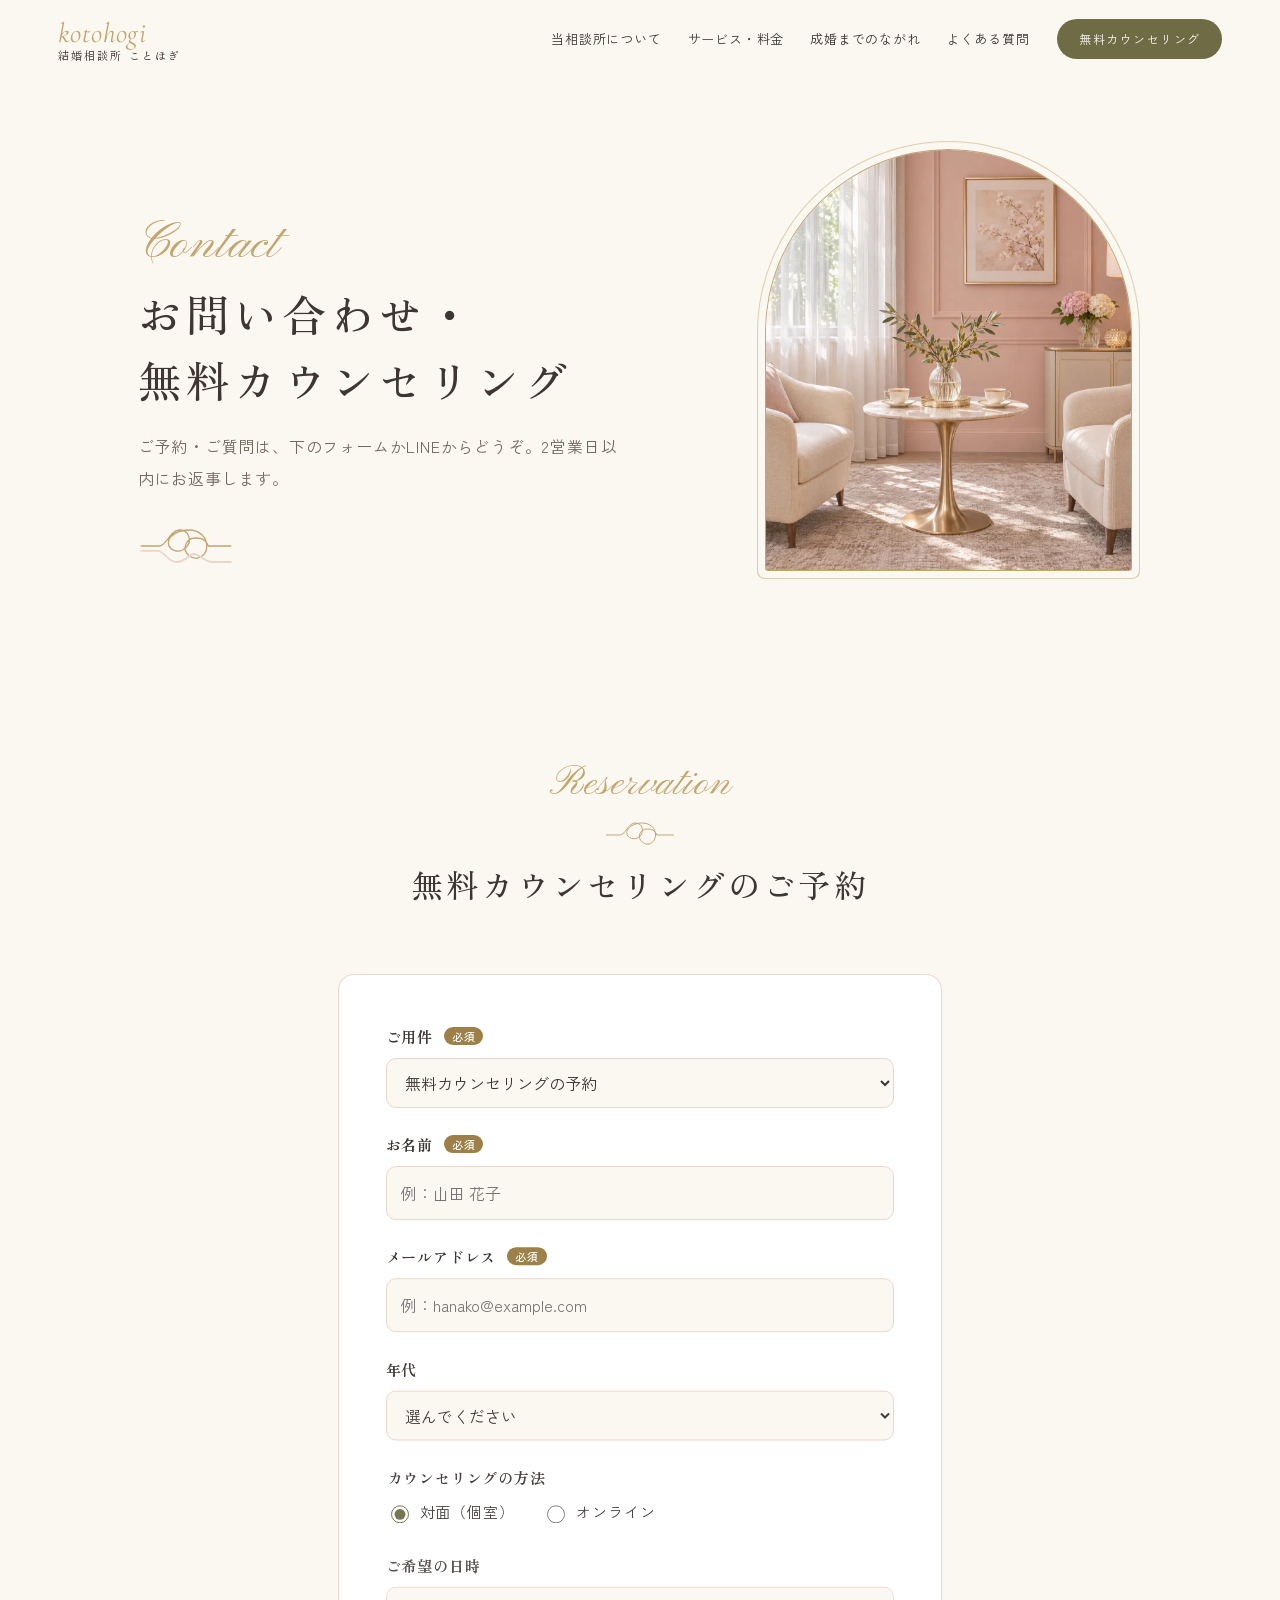
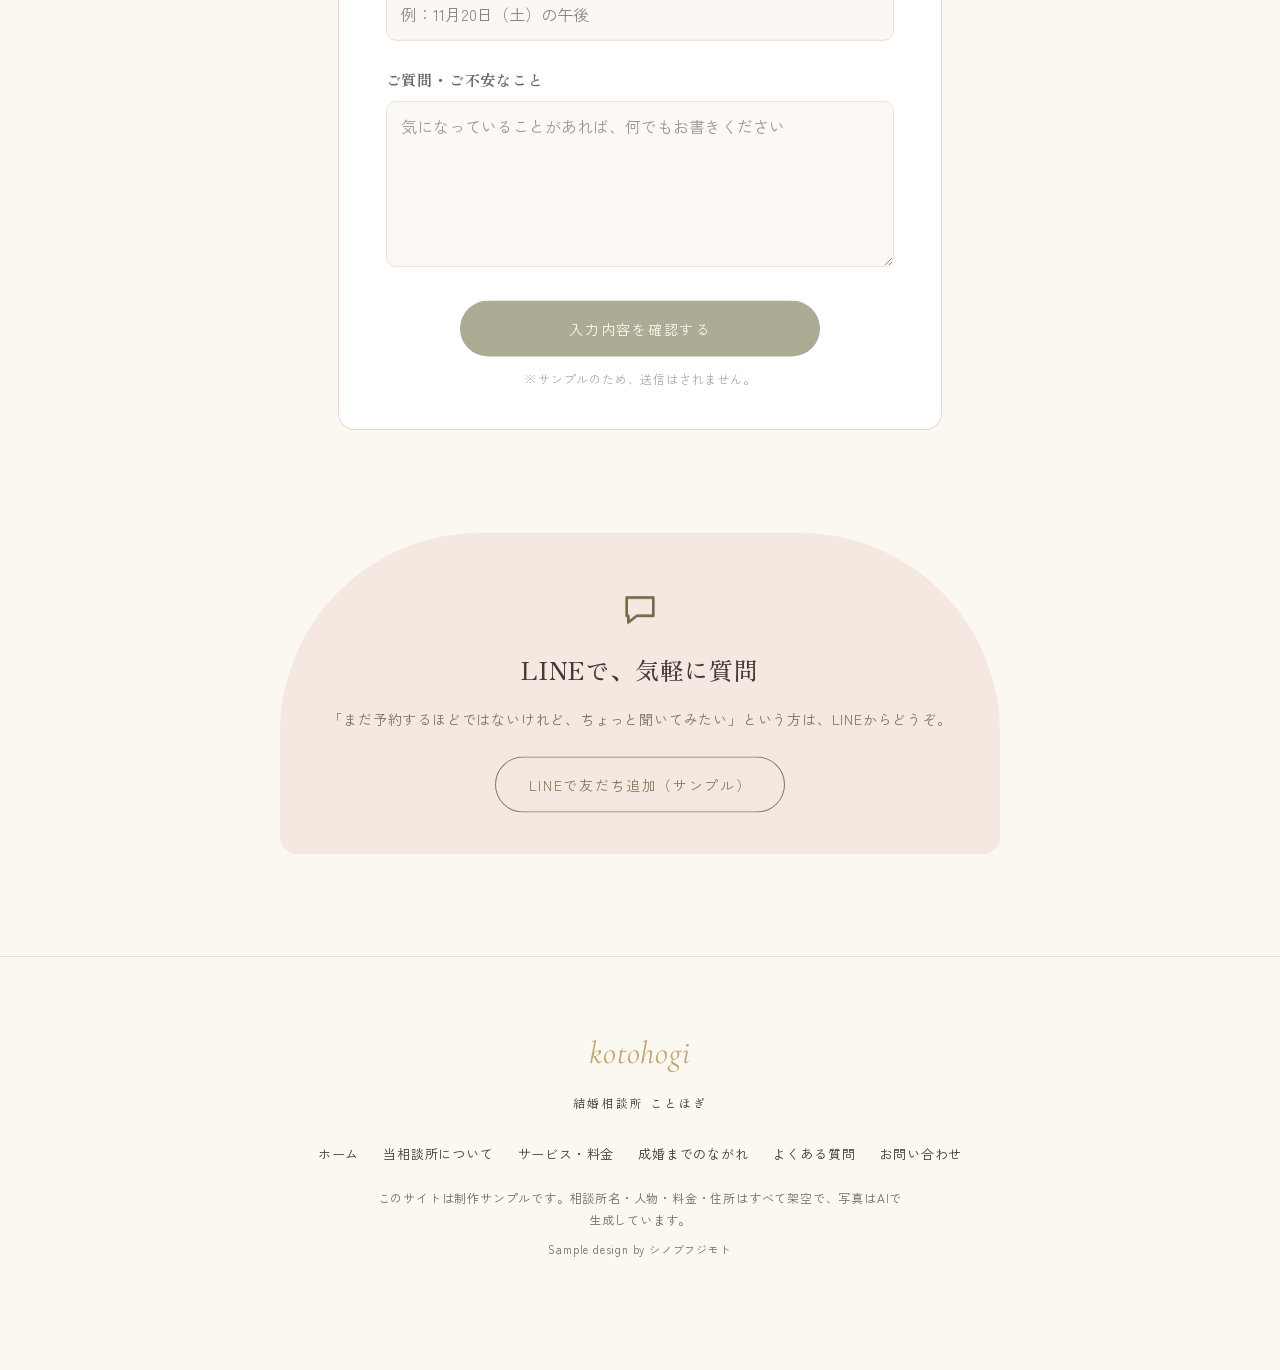
<file: contact.html>
<!doctype html>
<html lang="ja">
<head>
<meta charset="utf-8">
<meta name="viewport" content="width=device-width, initial-scale=1">
<meta name="robots" content="noindex, nofollow"><!-- 本番では外す -->
<title>お問い合わせ・無料カウンセリング｜結婚相談所 ことほぎ（サンプル）</title>
<meta name="description" content="無料カウンセリングのご予約・ご質問はこちらから。LINEでも受け付けています。（制作サンプル）">
<link rel="canonical" href="https://martin-luzer.github.io/marriage-agency-hp-sample/contact.html">
<meta property="og:type" content="website">
<meta property="og:title" content="お問い合わせ・無料カウンセリング｜結婚相談所 ことほぎ（サンプル）">
<meta property="og:description" content="無料カウンセリングのご予約・ご質問はこちらから。LINEでも受け付けています。（制作サンプル）">
<meta property="og:image" content="https://martin-luzer.github.io/marriage-agency-hp-sample/photos/hero.webp">
<meta property="og:locale" content="ja_JP">
<meta name="twitter:card" content="summary_large_image">
<link rel="preconnect" href="https://fonts.googleapis.com">
<link rel="preconnect" href="https://fonts.gstatic.com" crossorigin>
<link href="https://fonts.googleapis.com/css2?family=Cormorant+Garamond:wght@400;500&family=Pinyon+Script&family=Zen+Old+Mincho:wght@500;700&family=Zen+Kaku+Gothic+New:wght@400;500;700&display=swap" rel="stylesheet">
<link rel="stylesheet" href="style.css?v=3">
<script>document.documentElement.classList.add('js');if(matchMedia('(prefers-reduced-motion: reduce)').matches)document.documentElement.classList.add('is-reduced');</script>
</head>
<body class="pg-contact">
<svg xmlns="http://www.w3.org/2000/svg" style="display:none">
  <symbol id="i-rings" viewBox="0 0 64 48"><g fill="none" stroke="currentColor" stroke-width="1.6" stroke-linecap="round"><circle cx="24" cy="28" r="13"/><circle cx="40" cy="28" r="13"/><path d="M40 6l1.4 3.6L45 11l-3.6 1.4L40 16l-1.4-3.6L35 11l3.6-1.4z" fill="currentColor" stroke="none"/></g></symbol>
  <symbol id="i-together" viewBox="0 0 64 48"><g fill="none" stroke="currentColor" stroke-width="1.6" stroke-linecap="round" stroke-linejoin="round"><circle cx="22" cy="15" r="6"/><circle cx="42" cy="15" r="6"/><path d="M10 42c0-9 5-15 12-15 4 0 7 2 9 5M54 42c0-9-5-15-12-15-4 0-7 2-9 5"/><path d="M32 38c-3-2-5-4-5-6.5a2.6 2.6 0 0 1 5-1 2.6 2.6 0 0 1 5 1c0 2.5-2 4.5-5 6.5z"/></g></symbol>
  <symbol id="i-network" viewBox="0 0 64 48"><g fill="none" stroke="currentColor" stroke-width="1.6" stroke-linecap="round"><circle cx="14" cy="34" r="5"/><circle cx="50" cy="34" r="5"/><circle cx="32" cy="12" r="5"/><path d="M17 30l12-14M47 30L35 16M19 34h26"/></g></symbol>
  <symbol id="i-chat" viewBox="0 0 24 24"><path fill="none" stroke="currentColor" stroke-width="1.6" stroke-linejoin="round" d="M4 5h16v11H10l-5 4v-4H4z"/></symbol>
  <symbol id="i-cal" viewBox="0 0 24 24"><g fill="none" stroke="currentColor" stroke-width="1.6" stroke-linecap="round"><rect x="4" y="5" width="16" height="15" rx="2"/><path d="M4 10h16M9 3v4M15 3v4"/></g></symbol>
  <symbol id="i-leaf" viewBox="0 0 40 80"><g fill="none" stroke="currentColor" stroke-width="1.3" stroke-linecap="round"><path d="M20 78C20 50 22 26 30 4"/><path d="M21 60c-8-2-14-8-15-16 8 1 14 7 15 16zM22 44c7-3 12-9 12-17-7 2-12 8-12 17zM24 28c-6-3-9-9-8-16 6 3 9 9 8 16z"/></g></symbol>
</svg>

<header class="header">
  <a class="logo" href="index.html" aria-label="ことほぎ ホームへ"><span class="logo_en">kotohogi</span><span class="logo_ja">結婚相談所 ことほぎ</span></a>
  <nav class="nav" aria-label="サイト内"><a href="about.html">当相談所について</a><a href="plan.html">サービス・料金</a><a href="flow.html">成婚までのながれ</a><a href="faq.html">よくある質問</a></nav>
  <a class="btn btn--sm" href="contact.html">無料カウンセリング</a>
</header>
<main id="top">
  <svg class="thread" aria-hidden="true"><path d=""/></svg>
  <section class="sub">
    <div class="sub_body">
      <p class="sub_en" data-open>Contact</p>
      <h1 class="sub_ja" data-open>お問い合わせ・<br>無料カウンセリング</h1>
      <p class="sub_lead" data-open>ご予約・ご質問は、下のフォームかLINEからどうぞ。2営業日以内にお返事します。</p>
      <svg class="knot knot--sub" viewBox="0 0 120 60" aria-hidden="true"><path pathLength="1" d="M4 30h22c10 0 14-20 26-20s16 14 8 22-22 4-22-6 14-16 26-16 22 8 22 20-12 20-22 12-4-22 8-22 14 6 16 10h28"/><path pathLength="1" d="M4 36h20c10 0 12 14 24 14s16-10 22-10 14 10 22 10h24"/></svg>
    </div>
    <div class="sub_photo"><img src="photos/room.webp" alt="アイボリーの椅子が向かい合うカウンセリングルーム" width="1200" height="1500" fetchpriority="high"></div>
  </section>

  <section class="form-sec">
    <div class="form_inner">
      <header class="secHead" data-up>
      <p class="secHead_en">Reservation</p>
      <svg class="knot knot--head" viewBox="0 0 120 60" aria-hidden="true"><path pathLength="1" d="M4 30h22c10 0 14-20 26-20s16 14 8 22-22 4-22-6 14-16 26-16 22 8 22 20-12 20-22 12-4-22 8-22 14 6 16 10h28"/><path pathLength="1" d="M4 36h20c10 0 12 14 24 14s16-10 22-10 14 10 22 10h24"/></svg>
      <h2 class="secHead_ja">無料カウンセリングのご予約</h2>
    </header>
      <form class="form" action="#" onsubmit="return false" data-each>
        <div class="field" data-up><label for="f-type">ご用件 <em>必須</em></label><select id="f-type" required><option>無料カウンセリングの予約</option><option>料金・サービスについての質問</option><option>その他</option></select></div>
        <div class="field" data-up><label for="f-name">お名前 <em>必須</em></label><input id="f-name" type="text" autocomplete="name" placeholder="例：山田 花子" required></div>
        <div class="field" data-up><label for="f-mail">メールアドレス <em>必須</em></label><input id="f-mail" type="email" autocomplete="email" placeholder="例：hanako@example.com" required></div>
        <div class="field" data-up><label for="f-age">年代</label><select id="f-age"><option value="">選んでください</option><option>20代</option><option>30代</option><option>40代</option><option>50代以上</option></select></div>
        <fieldset class="field" data-up><legend>カウンセリングの方法</legend><div class="radios"><label><input type="radio" name="how" checked> 対面（個室）</label><label><input type="radio" name="how"> オンライン</label></div></fieldset>
        <div class="field" data-up><label for="f-date">ご希望の日時</label><input id="f-date" type="text" placeholder="例：11月20日（土）の午後"></div>
        <div class="field" data-up><label for="f-msg">ご質問・ご不安なこと</label><textarea id="f-msg" rows="5" placeholder="気になっていることがあれば、何でもお書きください"></textarea></div>
        <div class="form_send" data-up><button class="btn" type="submit">入力内容を確認する</button><p class="note">※サンプルのため、送信はされません。</p></div>
      </form>
    </div>
  </section>

  <section class="line" id="line">
    <div class="line_card" data-each>
      <svg class="line_ico" aria-hidden="true" data-up><use href="#i-chat"/></svg>
      <h2 class="line_h" data-up>LINEで、気軽に質問</h2>
      <p data-up>「まだ予約するほどではないけれど、ちょっと聞いてみたい」という方は、LINEからどうぞ。</p>
      <div data-up><a class="btn btn--line" href="#line">LINEで友だち追加（サンプル）</a></div>
    </div>
  </section>
</main>
<footer class="footer">
  <p class="footer_logo"><i>kotohogi</i><span>結婚相談所 ことほぎ</span></p>
  <nav class="footer_nav" aria-label="フッター"><a href="index.html">ホーム</a><a href="about.html">当相談所について</a><a href="plan.html">サービス・料金</a><a href="flow.html">成婚までのながれ</a><a href="faq.html">よくある質問</a><a href="contact.html">お問い合わせ</a></nav>
  <p class="footer_note">このサイトは制作サンプルです。相談所名・人物・料金・住所はすべて架空で、写真はAIで生成しています。</p>
  <p class="footer_copy">Sample design by シノブフジモト</p>
</footer>
<nav class="spBar" aria-label="ご予約"><a href="plan.html">料金を見る</a><a href="contact.html">無料カウンセリング</a></nav>
<script src="vendor/gsap.min.js"></script>
<script src="vendor/ScrollTrigger.min.js"></script>
<script src="main.js?v=3"></script>
</body>
</html>
</file>
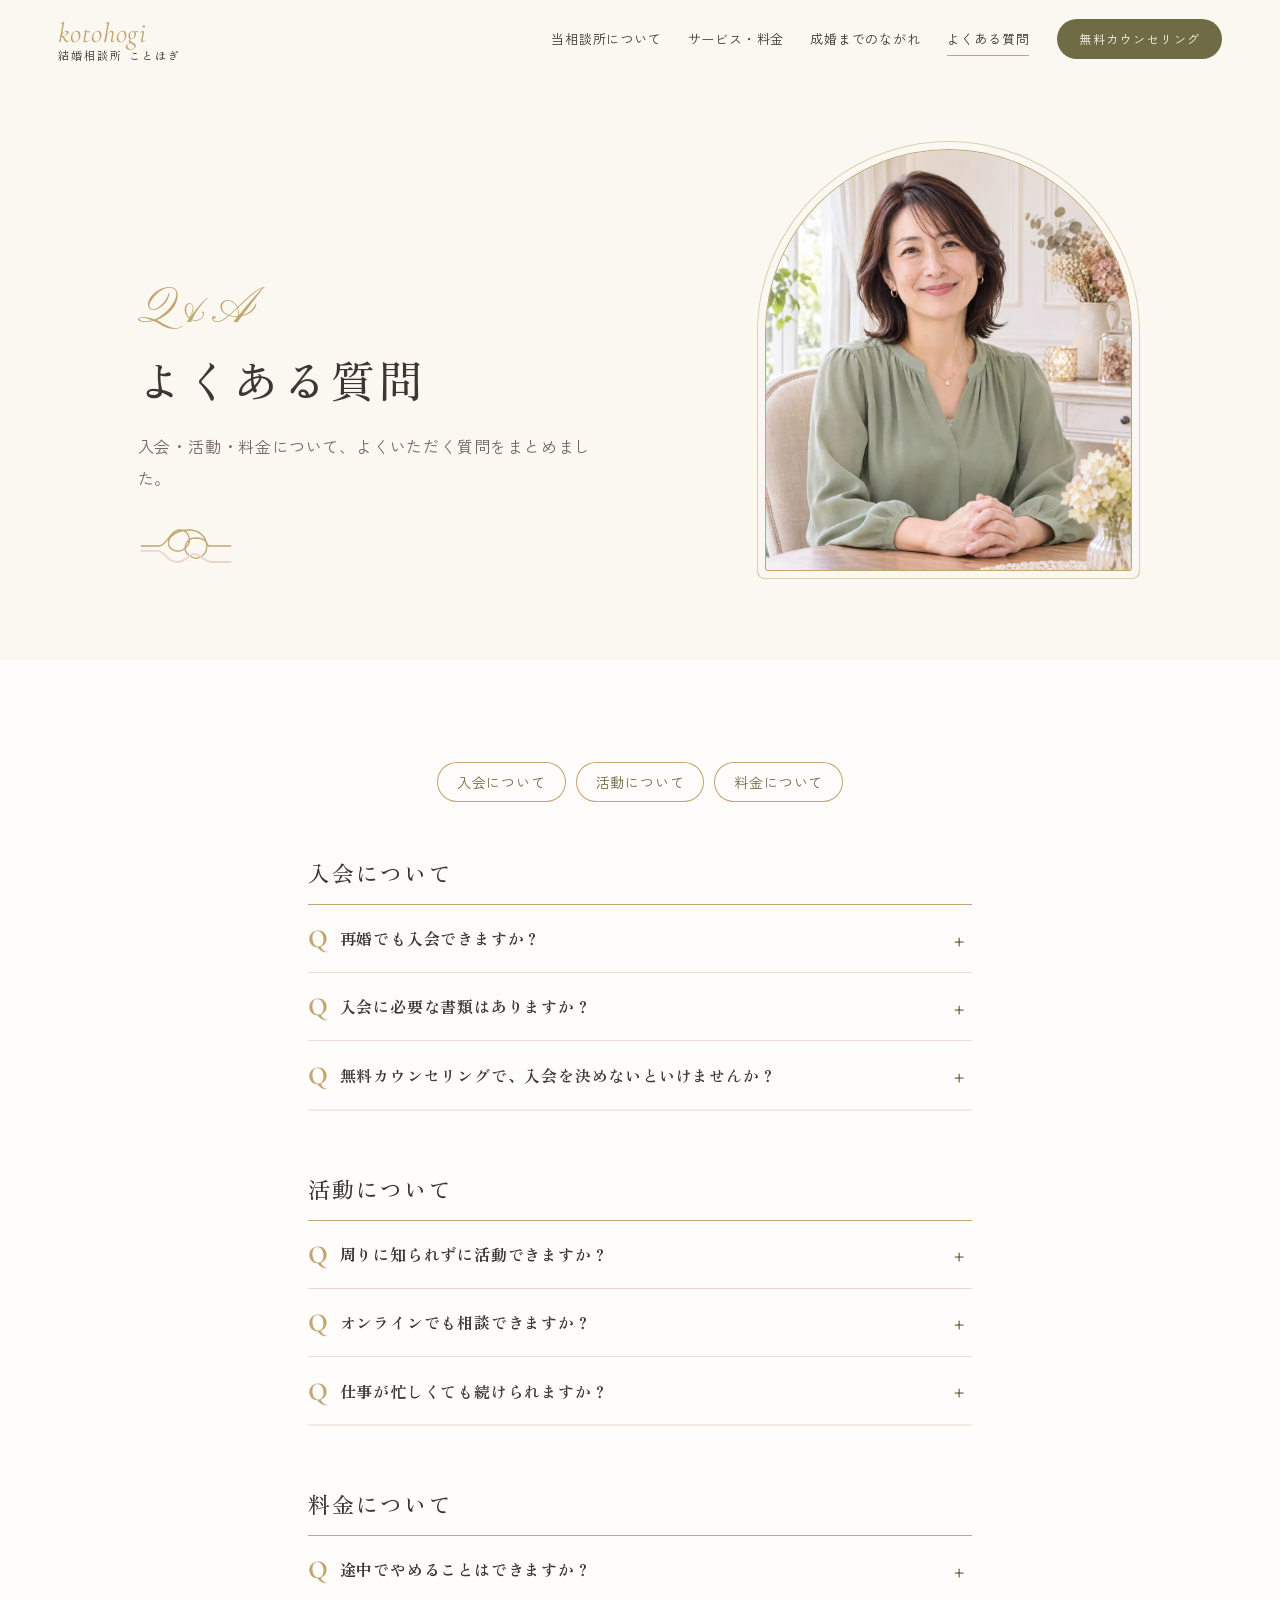
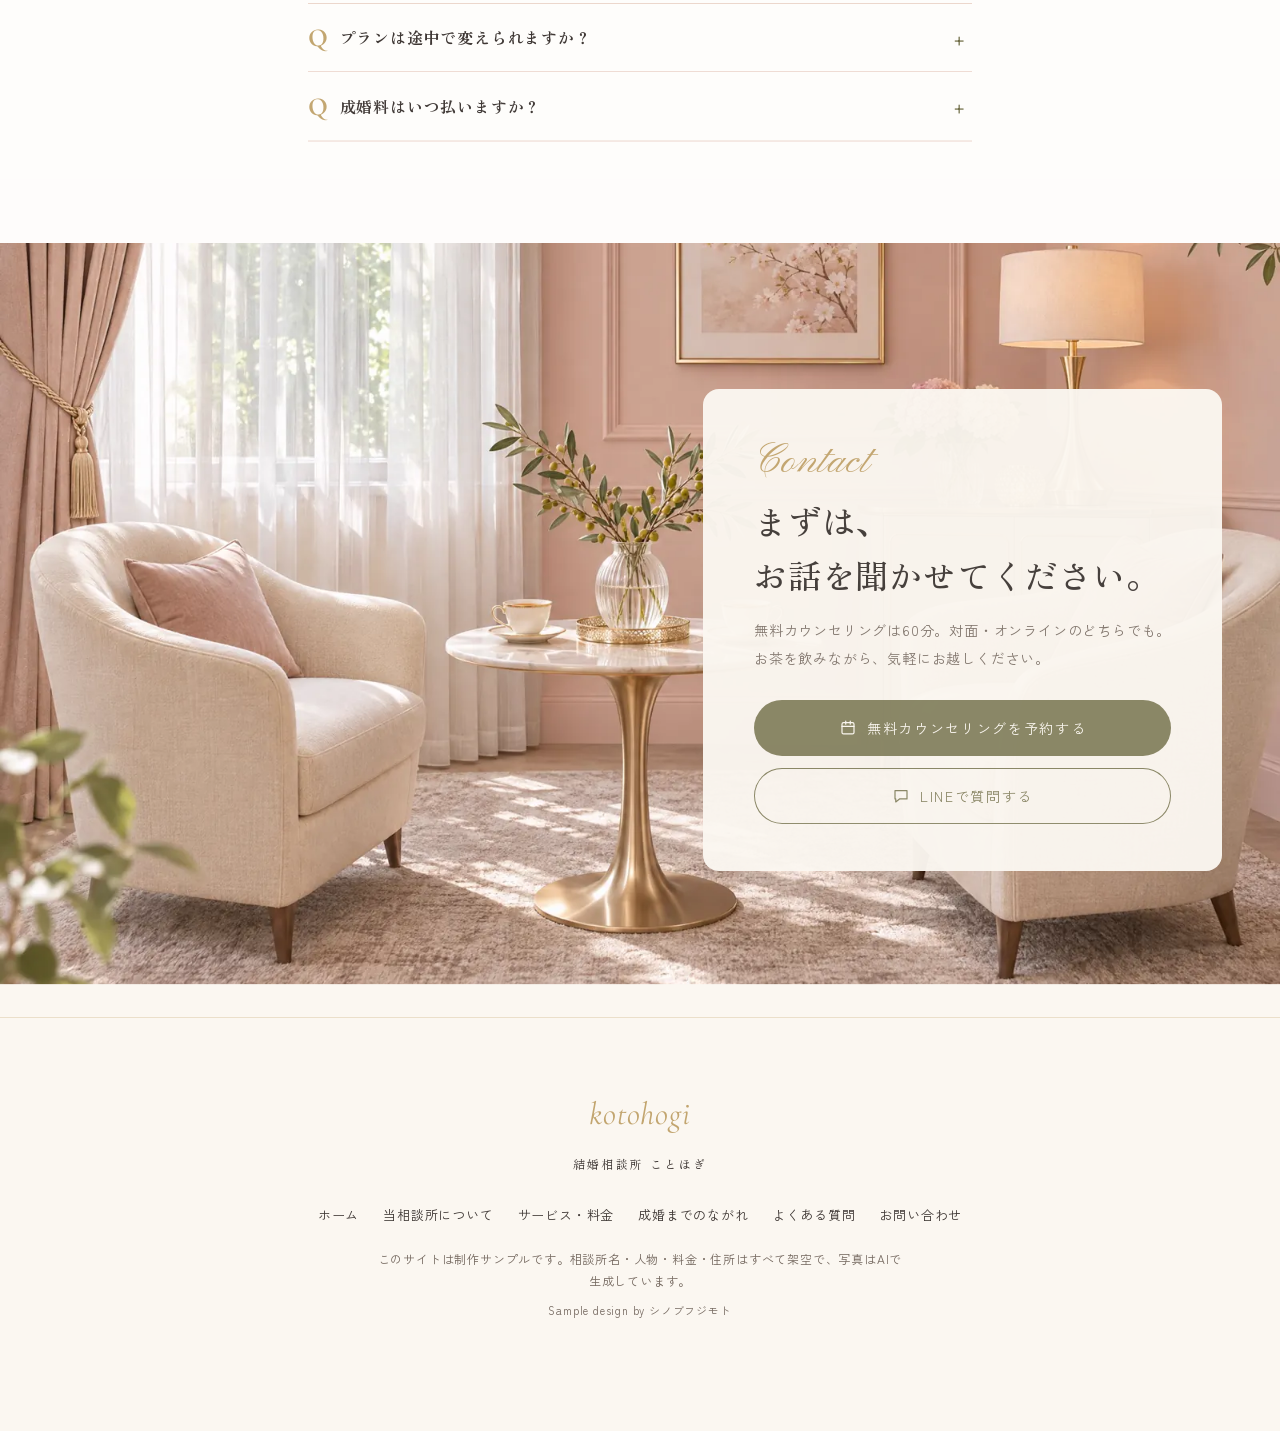
<file: faq.html>
<!doctype html>
<html lang="ja">
<head>
<meta charset="utf-8">
<meta name="viewport" content="width=device-width, initial-scale=1">
<meta name="robots" content="noindex, nofollow"><!-- 本番では外す -->
<title>よくある質問｜結婚相談所 ことほぎ（サンプル）</title>
<meta name="description" content="入会・活動・料金について、よくいただく質問と答え。（制作サンプル）">
<link rel="canonical" href="https://martin-luzer.github.io/marriage-agency-hp-sample/faq.html">
<meta property="og:type" content="website">
<meta property="og:title" content="よくある質問｜結婚相談所 ことほぎ（サンプル）">
<meta property="og:description" content="入会・活動・料金について、よくいただく質問と答え。（制作サンプル）">
<meta property="og:image" content="https://martin-luzer.github.io/marriage-agency-hp-sample/photos/hero.webp">
<meta property="og:locale" content="ja_JP">
<meta name="twitter:card" content="summary_large_image">
<link rel="preconnect" href="https://fonts.googleapis.com">
<link rel="preconnect" href="https://fonts.gstatic.com" crossorigin>
<link href="https://fonts.googleapis.com/css2?family=Cormorant+Garamond:wght@400;500&family=Pinyon+Script&family=Zen+Old+Mincho:wght@500;700&family=Zen+Kaku+Gothic+New:wght@400;500;700&display=swap" rel="stylesheet">
<link rel="stylesheet" href="style.css?v=3">
<script type="application/ld+json">{"@context": "https://schema.org", "@type": "FAQPage", "mainEntity": [{"@type": "Question", "name": "再婚でも入会できますか？", "acceptedAnswer": {"@type": "Answer", "text": "はい、もちろんです。再婚の方や、お子さんのいる方も多く活動されています。"}}, {"@type": "Question", "name": "入会に必要な書類はありますか？", "acceptedAnswer": {"@type": "Answer", "text": "本人確認書類、独身証明書、収入を証明する書類などが必要です。くわしくは無料カウンセリングでご案内します。"}}, {"@type": "Question", "name": "無料カウンセリングで、入会を決めないといけませんか？", "acceptedAnswer": {"@type": "Answer", "text": "いいえ。お話を聞いて、持ち帰ってゆっくり考えていただいて大丈夫です。"}}, {"@type": "Question", "name": "周りに知られずに活動できますか？", "acceptedAnswer": {"@type": "Answer", "text": "プロフィールは会員の方しか見られません。お知り合いに見つからないよう、表示を調整することもできます。"}}, {"@type": "Question", "name": "オンラインでも相談できますか？", "acceptedAnswer": {"@type": "Answer", "text": "無料カウンセリングも、入会後の面談も、オンラインで受けられます。"}}, {"@type": "Question", "name": "仕事が忙しくても続けられますか？", "acceptedAnswer": {"@type": "Answer", "text": "お見合いの日程はカウンセラーが調整します。平日の夜や週末だけの活動でも大丈夫です。"}}, {"@type": "Question", "name": "途中でやめることはできますか？", "acceptedAnswer": {"@type": "Answer", "text": "いつでも退会できます。退会の手続きに費用はかかりません。"}}, {"@type": "Question", "name": "プランは途中で変えられますか？", "acceptedAnswer": {"@type": "Answer", "text": "はい。月の途中でも、翌月から変更できます。"}}, {"@type": "Question", "name": "成婚料はいつ払いますか？", "acceptedAnswer": {"@type": "Answer", "text": "おふたりで結婚の意思を決めて、ご成婚のお手続きをしたときにお支払いいただきます。"}}]}</script>
<script>document.documentElement.classList.add('js');if(matchMedia('(prefers-reduced-motion: reduce)').matches)document.documentElement.classList.add('is-reduced');</script>
</head>
<body class="pg-faq">
<svg xmlns="http://www.w3.org/2000/svg" style="display:none">
  <symbol id="i-rings" viewBox="0 0 64 48"><g fill="none" stroke="currentColor" stroke-width="1.6" stroke-linecap="round"><circle cx="24" cy="28" r="13"/><circle cx="40" cy="28" r="13"/><path d="M40 6l1.4 3.6L45 11l-3.6 1.4L40 16l-1.4-3.6L35 11l3.6-1.4z" fill="currentColor" stroke="none"/></g></symbol>
  <symbol id="i-together" viewBox="0 0 64 48"><g fill="none" stroke="currentColor" stroke-width="1.6" stroke-linecap="round" stroke-linejoin="round"><circle cx="22" cy="15" r="6"/><circle cx="42" cy="15" r="6"/><path d="M10 42c0-9 5-15 12-15 4 0 7 2 9 5M54 42c0-9-5-15-12-15-4 0-7 2-9 5"/><path d="M32 38c-3-2-5-4-5-6.5a2.6 2.6 0 0 1 5-1 2.6 2.6 0 0 1 5 1c0 2.5-2 4.5-5 6.5z"/></g></symbol>
  <symbol id="i-network" viewBox="0 0 64 48"><g fill="none" stroke="currentColor" stroke-width="1.6" stroke-linecap="round"><circle cx="14" cy="34" r="5"/><circle cx="50" cy="34" r="5"/><circle cx="32" cy="12" r="5"/><path d="M17 30l12-14M47 30L35 16M19 34h26"/></g></symbol>
  <symbol id="i-chat" viewBox="0 0 24 24"><path fill="none" stroke="currentColor" stroke-width="1.6" stroke-linejoin="round" d="M4 5h16v11H10l-5 4v-4H4z"/></symbol>
  <symbol id="i-cal" viewBox="0 0 24 24"><g fill="none" stroke="currentColor" stroke-width="1.6" stroke-linecap="round"><rect x="4" y="5" width="16" height="15" rx="2"/><path d="M4 10h16M9 3v4M15 3v4"/></g></symbol>
  <symbol id="i-leaf" viewBox="0 0 40 80"><g fill="none" stroke="currentColor" stroke-width="1.3" stroke-linecap="round"><path d="M20 78C20 50 22 26 30 4"/><path d="M21 60c-8-2-14-8-15-16 8 1 14 7 15 16zM22 44c7-3 12-9 12-17-7 2-12 8-12 17zM24 28c-6-3-9-9-8-16 6 3 9 9 8 16z"/></g></symbol>
</svg>

<header class="header">
  <a class="logo" href="index.html" aria-label="ことほぎ ホームへ"><span class="logo_en">kotohogi</span><span class="logo_ja">結婚相談所 ことほぎ</span></a>
  <nav class="nav" aria-label="サイト内"><a href="about.html">当相談所について</a><a href="plan.html">サービス・料金</a><a href="flow.html">成婚までのながれ</a><a href="faq.html" aria-current="page">よくある質問</a></nav>
  <a class="btn btn--sm" href="contact.html">無料カウンセリング</a>
</header>
<main id="top">
  <svg class="thread" aria-hidden="true"><path d=""/></svg>
  <section class="sub">
    <div class="sub_body">
      <p class="sub_en" data-open>Q&amp;A</p>
      <h1 class="sub_ja" data-open>よくある質問</h1>
      <p class="sub_lead" data-open>入会・活動・料金について、よくいただく質問をまとめました。</p>
      <svg class="knot knot--sub" viewBox="0 0 120 60" aria-hidden="true"><path pathLength="1" d="M4 30h22c10 0 14-20 26-20s16 14 8 22-22 4-22-6 14-16 26-16 22 8 22 20-12 20-22 12-4-22 8-22 14 6 16 10h28"/><path pathLength="1" d="M4 36h20c10 0 12 14 24 14s16-10 22-10 14 10 22 10h24"/></svg>
    </div>
    <div class="sub_photo"><img src="photos/counselor.webp" alt="代表カウンセラーの宮本さん（架空）" width="1200" height="1500" fetchpriority="high"></div>
  </section>

  <section class="faq">
    <div class="faq_inner">
      <nav class="faq_jump" aria-label="質問の種類" data-up><a href="#q1">入会について</a><a href="#q2">活動について</a><a href="#q3">料金について</a></nav><div class="faq_group" id="q1"><h2 class="faq_cat" data-up>入会について</h2><div data-each><details data-up><summary>再婚でも入会できますか？</summary><div><p>はい、もちろんです。再婚の方や、お子さんのいる方も多く活動されています。</p></div></details><details data-up><summary>入会に必要な書類はありますか？</summary><div><p>本人確認書類、独身証明書、収入を証明する書類などが必要です。くわしくは無料カウンセリングでご案内します。</p></div></details><details data-up><summary>無料カウンセリングで、入会を決めないといけませんか？</summary><div><p>いいえ。お話を聞いて、持ち帰ってゆっくり考えていただいて大丈夫です。</p></div></details></div></div><div class="faq_group" id="q2"><h2 class="faq_cat" data-up>活動について</h2><div data-each><details data-up><summary>周りに知られずに活動できますか？</summary><div><p>プロフィールは会員の方しか見られません。お知り合いに見つからないよう、表示を調整することもできます。</p></div></details><details data-up><summary>オンラインでも相談できますか？</summary><div><p>無料カウンセリングも、入会後の面談も、オンラインで受けられます。</p></div></details><details data-up><summary>仕事が忙しくても続けられますか？</summary><div><p>お見合いの日程はカウンセラーが調整します。平日の夜や週末だけの活動でも大丈夫です。</p></div></details></div></div><div class="faq_group" id="q3"><h2 class="faq_cat" data-up>料金について</h2><div data-each><details data-up><summary>途中でやめることはできますか？</summary><div><p>いつでも退会できます。退会の手続きに費用はかかりません。</p></div></details><details data-up><summary>プランは途中で変えられますか？</summary><div><p>はい。月の途中でも、翌月から変更できます。</p></div></details><details data-up><summary>成婚料はいつ払いますか？</summary><div><p>おふたりで結婚の意思を決めて、ご成婚のお手続きをしたときにお支払いいただきます。</p></div></details></div></div>
    </div>
  </section>

  <section class="contact">
    <div class="contact_photo"><img data-parallax src="photos/room.webp" alt="アイボリーの椅子が向かい合うカウンセリングルーム" width="1600" height="1200" loading="lazy"></div>
    <div class="contact_card" data-each>
      <p class="secHead_en" data-up>Contact</p>
      <h2 class="contact_h" data-up>まずは、<br>お話を<br class="sp">聞かせてください。</h2>
      <p class="contact_text" data-up>無料カウンセリングは60分。対面・オンラインのどちらでも。<br>お茶を飲みながら、気軽にお越しください。</p>
      <div class="contact_btns" data-up>
        <a class="btn" href="contact.html"><svg aria-hidden="true"><use href="#i-cal"/></svg>無料カウンセリングを予約する</a>
        <a class="btn btn--line" href="contact.html#line"><svg aria-hidden="true"><use href="#i-chat"/></svg>LINEで質問する</a>
      </div>
    </div>
  </section>
</main>
<footer class="footer">
  <p class="footer_logo"><i>kotohogi</i><span>結婚相談所 ことほぎ</span></p>
  <nav class="footer_nav" aria-label="フッター"><a href="index.html">ホーム</a><a href="about.html">当相談所について</a><a href="plan.html">サービス・料金</a><a href="flow.html">成婚までのながれ</a><a href="faq.html">よくある質問</a><a href="contact.html">お問い合わせ</a></nav>
  <p class="footer_note">このサイトは制作サンプルです。相談所名・人物・料金・住所はすべて架空で、写真はAIで生成しています。</p>
  <p class="footer_copy">Sample design by シノブフジモト</p>
</footer>
<nav class="spBar" aria-label="ご予約"><a href="plan.html">料金を見る</a><a href="contact.html">無料カウンセリング</a></nav>
<script src="vendor/gsap.min.js"></script>
<script src="vendor/ScrollTrigger.min.js"></script>
<script src="main.js?v=3"></script>
</body>
</html>
</file>
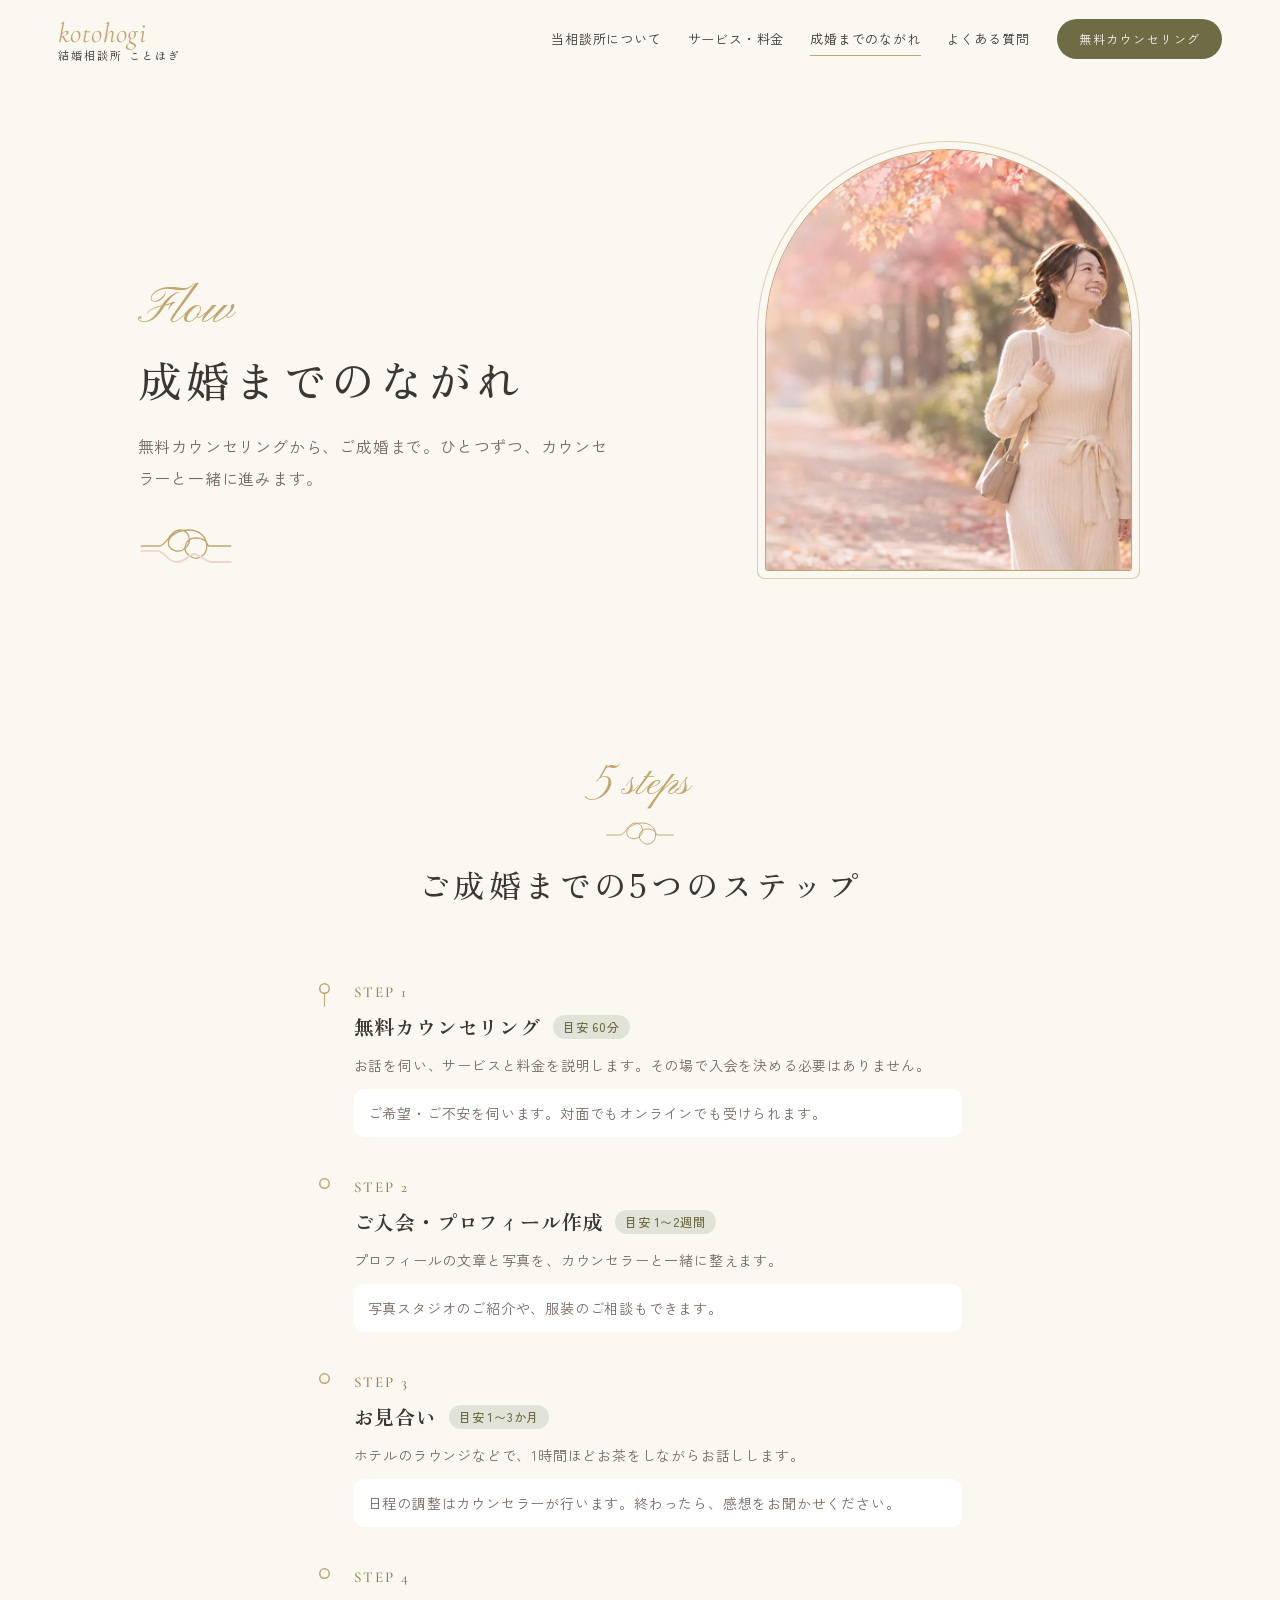
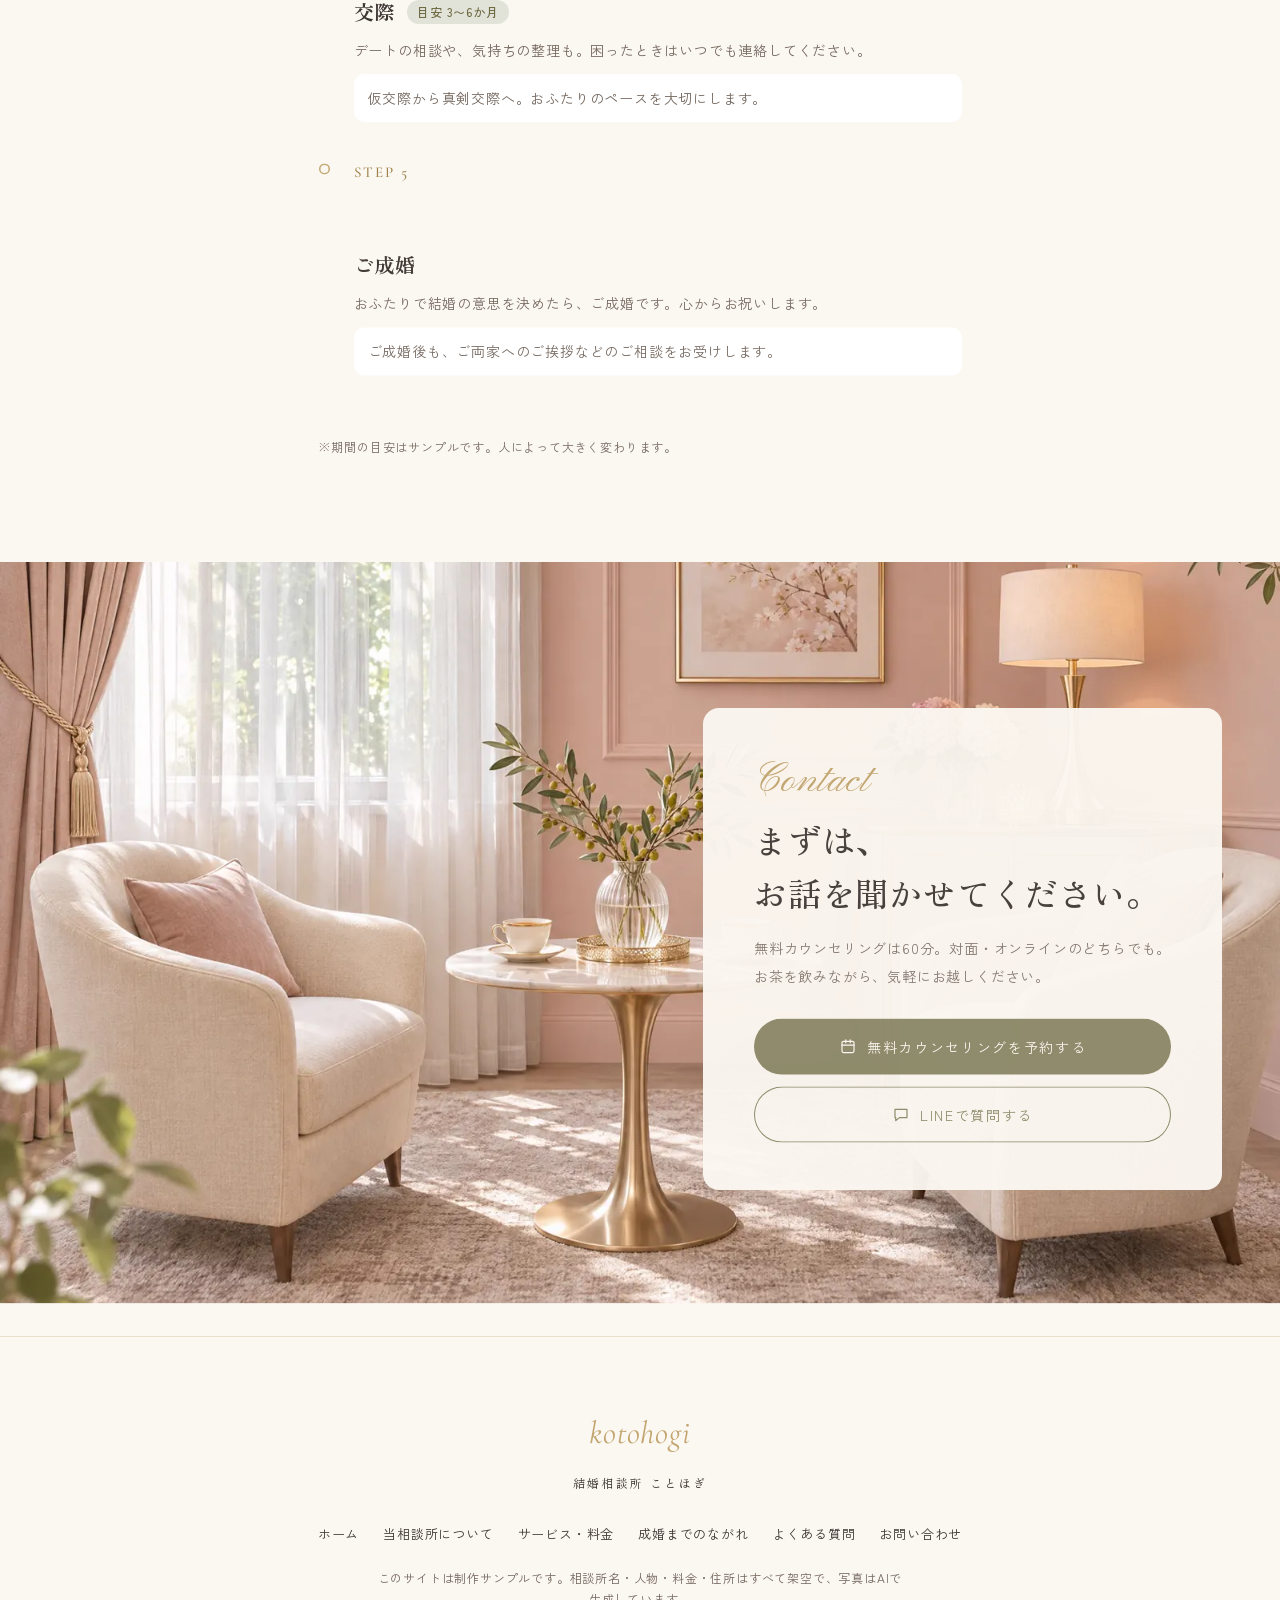
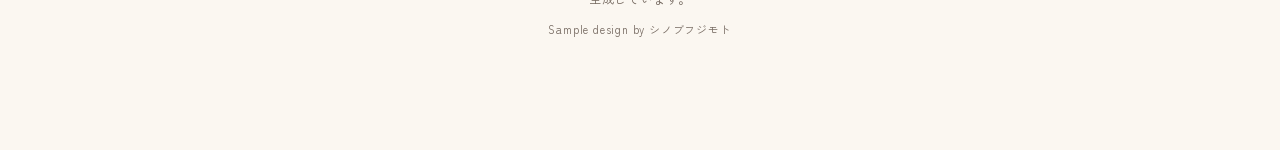
<file: flow.html>
<!doctype html>
<html lang="ja">
<head>
<meta charset="utf-8">
<meta name="viewport" content="width=device-width, initial-scale=1">
<meta name="robots" content="noindex, nofollow"><!-- 本番では外す -->
<title>成婚までのながれ｜結婚相談所 ことほぎ（サンプル）</title>
<meta name="description" content="無料カウンセリングから、お見合い・交際・ご成婚までの5つのステップと期間の目安。（制作サンプル）">
<link rel="canonical" href="https://martin-luzer.github.io/marriage-agency-hp-sample/flow.html">
<meta property="og:type" content="website">
<meta property="og:title" content="成婚までのながれ｜結婚相談所 ことほぎ（サンプル）">
<meta property="og:description" content="無料カウンセリングから、お見合い・交際・ご成婚までの5つのステップと期間の目安。（制作サンプル）">
<meta property="og:image" content="https://martin-luzer.github.io/marriage-agency-hp-sample/photos/hero.webp">
<meta property="og:locale" content="ja_JP">
<meta name="twitter:card" content="summary_large_image">
<link rel="preconnect" href="https://fonts.googleapis.com">
<link rel="preconnect" href="https://fonts.gstatic.com" crossorigin>
<link href="https://fonts.googleapis.com/css2?family=Cormorant+Garamond:wght@400;500&family=Pinyon+Script&family=Zen+Old+Mincho:wght@500;700&family=Zen+Kaku+Gothic+New:wght@400;500;700&display=swap" rel="stylesheet">
<link rel="stylesheet" href="style.css?v=3">
<script>document.documentElement.classList.add('js');if(matchMedia('(prefers-reduced-motion: reduce)').matches)document.documentElement.classList.add('is-reduced');</script>
</head>
<body class="pg-flow">
<svg xmlns="http://www.w3.org/2000/svg" style="display:none">
  <symbol id="i-rings" viewBox="0 0 64 48"><g fill="none" stroke="currentColor" stroke-width="1.6" stroke-linecap="round"><circle cx="24" cy="28" r="13"/><circle cx="40" cy="28" r="13"/><path d="M40 6l1.4 3.6L45 11l-3.6 1.4L40 16l-1.4-3.6L35 11l3.6-1.4z" fill="currentColor" stroke="none"/></g></symbol>
  <symbol id="i-together" viewBox="0 0 64 48"><g fill="none" stroke="currentColor" stroke-width="1.6" stroke-linecap="round" stroke-linejoin="round"><circle cx="22" cy="15" r="6"/><circle cx="42" cy="15" r="6"/><path d="M10 42c0-9 5-15 12-15 4 0 7 2 9 5M54 42c0-9-5-15-12-15-4 0-7 2-9 5"/><path d="M32 38c-3-2-5-4-5-6.5a2.6 2.6 0 0 1 5-1 2.6 2.6 0 0 1 5 1c0 2.5-2 4.5-5 6.5z"/></g></symbol>
  <symbol id="i-network" viewBox="0 0 64 48"><g fill="none" stroke="currentColor" stroke-width="1.6" stroke-linecap="round"><circle cx="14" cy="34" r="5"/><circle cx="50" cy="34" r="5"/><circle cx="32" cy="12" r="5"/><path d="M17 30l12-14M47 30L35 16M19 34h26"/></g></symbol>
  <symbol id="i-chat" viewBox="0 0 24 24"><path fill="none" stroke="currentColor" stroke-width="1.6" stroke-linejoin="round" d="M4 5h16v11H10l-5 4v-4H4z"/></symbol>
  <symbol id="i-cal" viewBox="0 0 24 24"><g fill="none" stroke="currentColor" stroke-width="1.6" stroke-linecap="round"><rect x="4" y="5" width="16" height="15" rx="2"/><path d="M4 10h16M9 3v4M15 3v4"/></g></symbol>
  <symbol id="i-leaf" viewBox="0 0 40 80"><g fill="none" stroke="currentColor" stroke-width="1.3" stroke-linecap="round"><path d="M20 78C20 50 22 26 30 4"/><path d="M21 60c-8-2-14-8-15-16 8 1 14 7 15 16zM22 44c7-3 12-9 12-17-7 2-12 8-12 17zM24 28c-6-3-9-9-8-16 6 3 9 9 8 16z"/></g></symbol>
</svg>

<header class="header">
  <a class="logo" href="index.html" aria-label="ことほぎ ホームへ"><span class="logo_en">kotohogi</span><span class="logo_ja">結婚相談所 ことほぎ</span></a>
  <nav class="nav" aria-label="サイト内"><a href="about.html">当相談所について</a><a href="plan.html">サービス・料金</a><a href="flow.html" aria-current="page">成婚までのながれ</a><a href="faq.html">よくある質問</a></nav>
  <a class="btn btn--sm" href="contact.html">無料カウンセリング</a>
</header>
<main id="top">
  <svg class="thread" aria-hidden="true"><path d=""/></svg>
  <section class="sub">
    <div class="sub_body">
      <p class="sub_en" data-open>Flow</p>
      <h1 class="sub_ja" data-open>成婚までのながれ</h1>
      <p class="sub_lead" data-open>無料カウンセリングから、ご成婚まで。ひとつずつ、カウンセラーと一緒に進みます。</p>
      <svg class="knot knot--sub" viewBox="0 0 120 60" aria-hidden="true"><path pathLength="1" d="M4 30h22c10 0 14-20 26-20s16 14 8 22-22 4-22-6 14-16 26-16 22 8 22 20-12 20-22 12-4-22 8-22 14 6 16 10h28"/><path pathLength="1" d="M4 36h20c10 0 12 14 24 14s16-10 22-10 14 10 22 10h24"/></svg>
    </div>
    <div class="sub_photo"><img src="photos/hero.webp" alt="並木道を並んで歩く男女" width="1200" height="1500" fetchpriority="high"></div>
  </section>

  <section class="flow flow--page">
    <div class="flow_body">
      <header class="secHead" data-up>
      <p class="secHead_en">5 steps</p>
      <svg class="knot knot--head" viewBox="0 0 120 60" aria-hidden="true"><path pathLength="1" d="M4 30h22c10 0 14-20 26-20s16 14 8 22-22 4-22-6 14-16 26-16 22 8 22 20-12 20-22 12-4-22 8-22 14 6 16 10h28"/><path pathLength="1" d="M4 36h20c10 0 12 14 24 14s16-10 22-10 14 10 22 10h24"/></svg>
      <h2 class="secHead_ja">ご成婚までの5つのステップ</h2>
    </header>
      <div class="flow_track"><span class="flow_line" aria-hidden="true"></span><ol class="flow_list">
        <li data-up><b>STEP 1</b><h3>無料カウンセリング<span class="flow_time">目安 60分</span></h3><p>お話を伺い、サービスと料金を説明します。その場で入会を決める必要はありません。</p><p class="flow_more">ご希望・ご不安を伺います。対面でもオンラインでも受けられます。</p></li>
        <li data-up><b>STEP 2</b><h3>ご入会・プロフィール作成<span class="flow_time">目安 1〜2週間</span></h3><p>プロフィールの文章と写真を、カウンセラーと一緒に整えます。</p><p class="flow_more">写真スタジオのご紹介や、服装のご相談もできます。</p></li>
        <li data-up><b>STEP 3</b><h3>お見合い<span class="flow_time">目安 1〜3か月</span></h3><p>ホテルのラウンジなどで、1時間ほどお茶をしながらお話しします。</p><p class="flow_more">日程の調整はカウンセラーが行います。終わったら、感想をお聞かせください。</p></li>
        <li data-up><b>STEP 4</b><h3>交際<span class="flow_time">目安 3〜6か月</span></h3><p>デートの相談や、気持ちの整理も。困ったときはいつでも連絡してください。</p><p class="flow_more">仮交際から真剣交際へ。おふたりのペースを大切にします。</p></li>
        <li data-up><b>STEP 5</b><svg class="knot knot--flow" viewBox="0 0 120 60" aria-hidden="true"><path pathLength="1" d="M4 30h22c10 0 14-20 26-20s16 14 8 22-22 4-22-6 14-16 26-16 22 8 22 20-12 20-22 12-4-22 8-22 14 6 16 10h28"/><path pathLength="1" d="M4 36h20c10 0 12 14 24 14s16-10 22-10 14 10 22 10h24"/></svg><h3>ご成婚</h3><p>おふたりで結婚の意思を決めたら、ご成婚です。心からお祝いします。</p><p class="flow_more">ご成婚後も、ご両家へのご挨拶などのご相談をお受けします。</p></li>
      </ol></div>
      <p class="note" data-up>※期間の目安はサンプルです。人によって大きく変わります。</p>
    </div>
  </section>

  <section class="contact">
    <div class="contact_photo"><img data-parallax src="photos/room.webp" alt="アイボリーの椅子が向かい合うカウンセリングルーム" width="1600" height="1200" loading="lazy"></div>
    <div class="contact_card" data-each>
      <p class="secHead_en" data-up>Contact</p>
      <h2 class="contact_h" data-up>まずは、<br>お話を<br class="sp">聞かせてください。</h2>
      <p class="contact_text" data-up>無料カウンセリングは60分。対面・オンラインのどちらでも。<br>お茶を飲みながら、気軽にお越しください。</p>
      <div class="contact_btns" data-up>
        <a class="btn" href="contact.html"><svg aria-hidden="true"><use href="#i-cal"/></svg>無料カウンセリングを予約する</a>
        <a class="btn btn--line" href="contact.html#line"><svg aria-hidden="true"><use href="#i-chat"/></svg>LINEで質問する</a>
      </div>
    </div>
  </section>
</main>
<footer class="footer">
  <p class="footer_logo"><i>kotohogi</i><span>結婚相談所 ことほぎ</span></p>
  <nav class="footer_nav" aria-label="フッター"><a href="index.html">ホーム</a><a href="about.html">当相談所について</a><a href="plan.html">サービス・料金</a><a href="flow.html">成婚までのながれ</a><a href="faq.html">よくある質問</a><a href="contact.html">お問い合わせ</a></nav>
  <p class="footer_note">このサイトは制作サンプルです。相談所名・人物・料金・住所はすべて架空で、写真はAIで生成しています。</p>
  <p class="footer_copy">Sample design by シノブフジモト</p>
</footer>
<nav class="spBar" aria-label="ご予約"><a href="plan.html">料金を見る</a><a href="contact.html">無料カウンセリング</a></nav>
<script src="vendor/gsap.min.js"></script>
<script src="vendor/ScrollTrigger.min.js"></script>
<script src="main.js?v=3"></script>
</body>
</html>
</file>
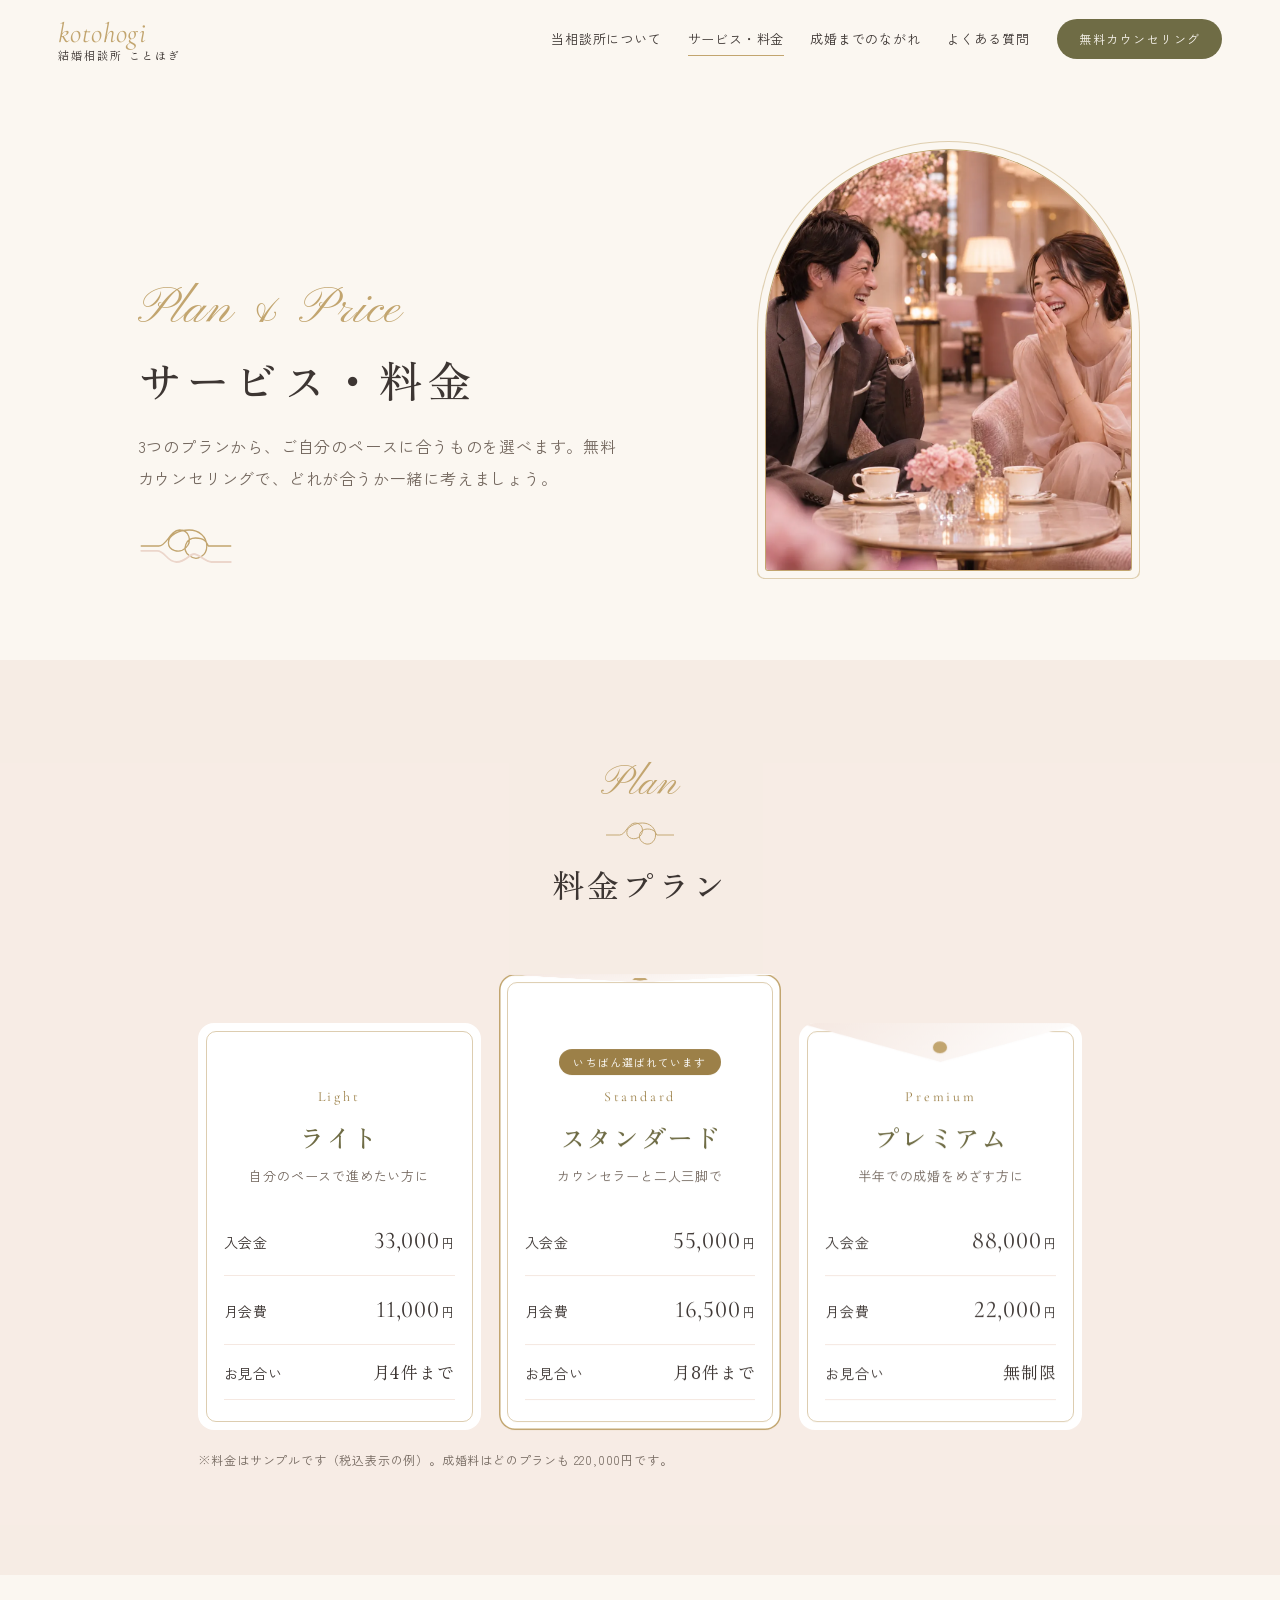
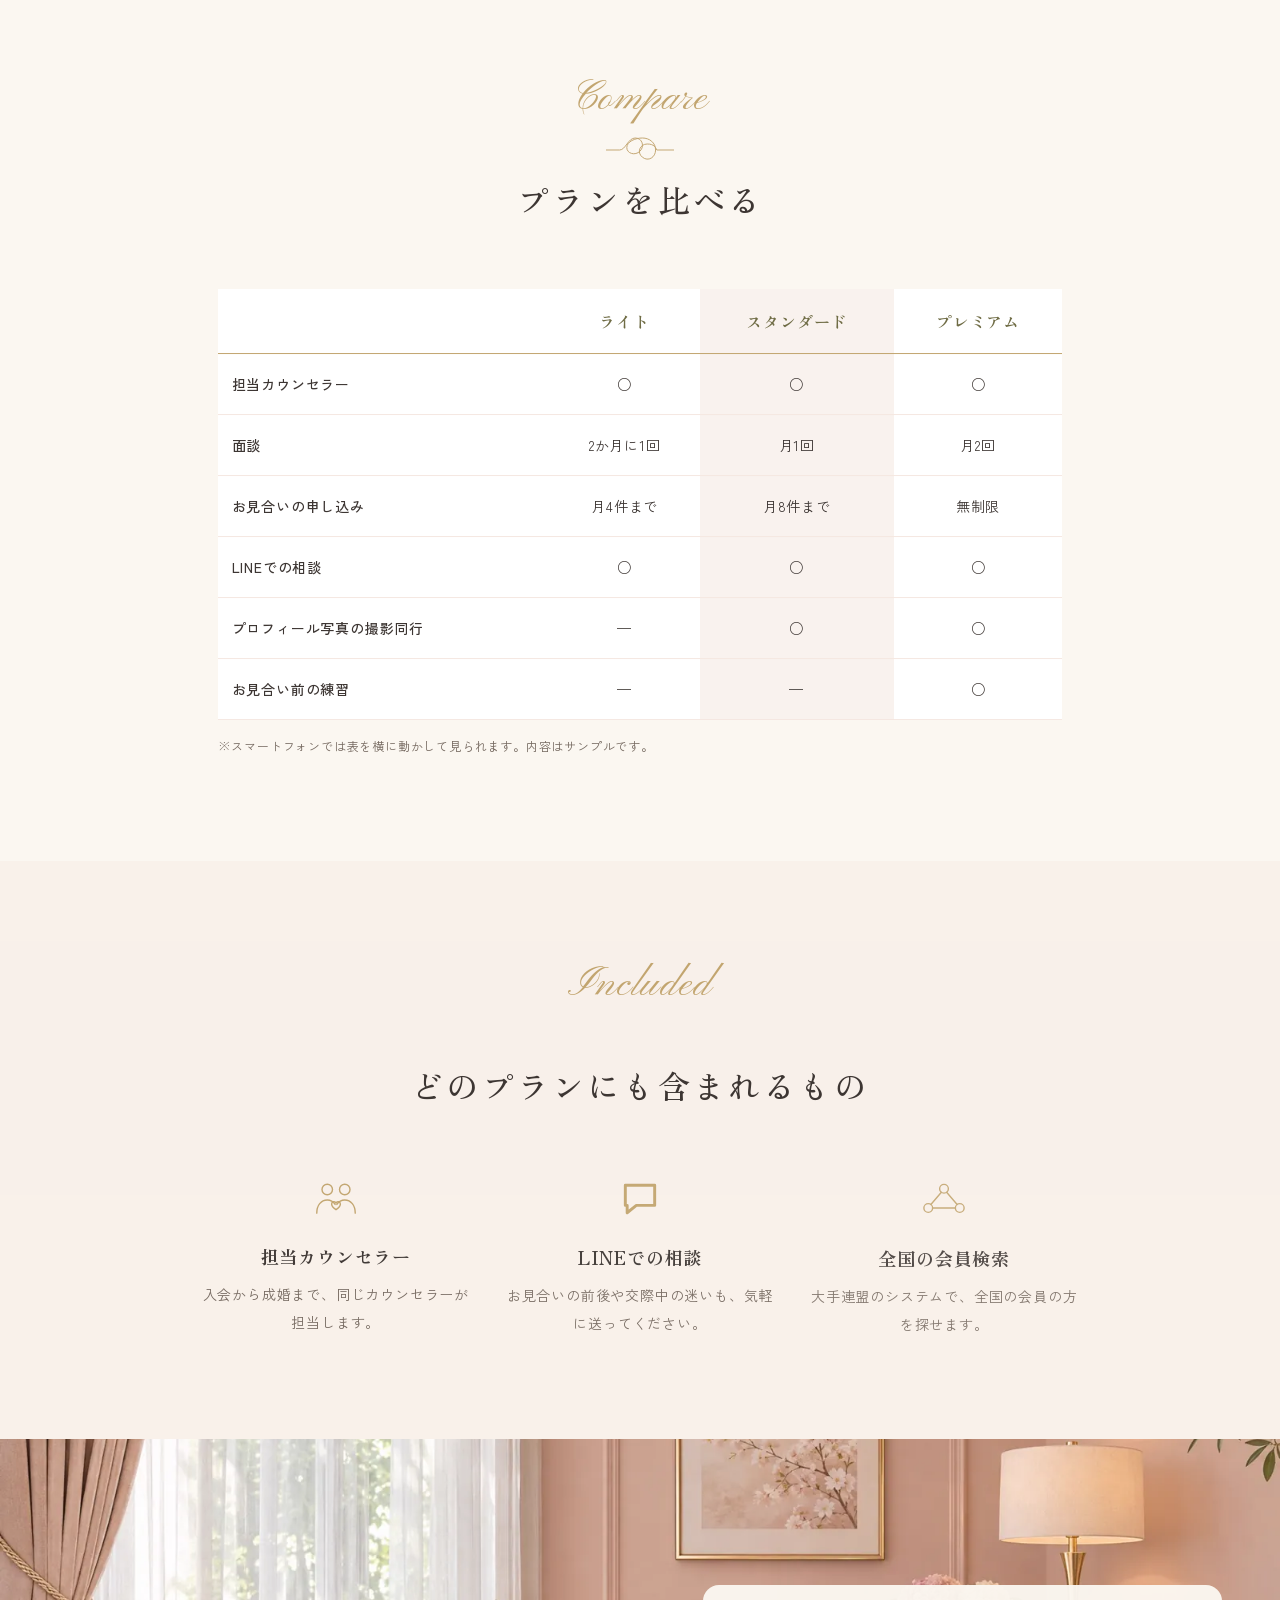
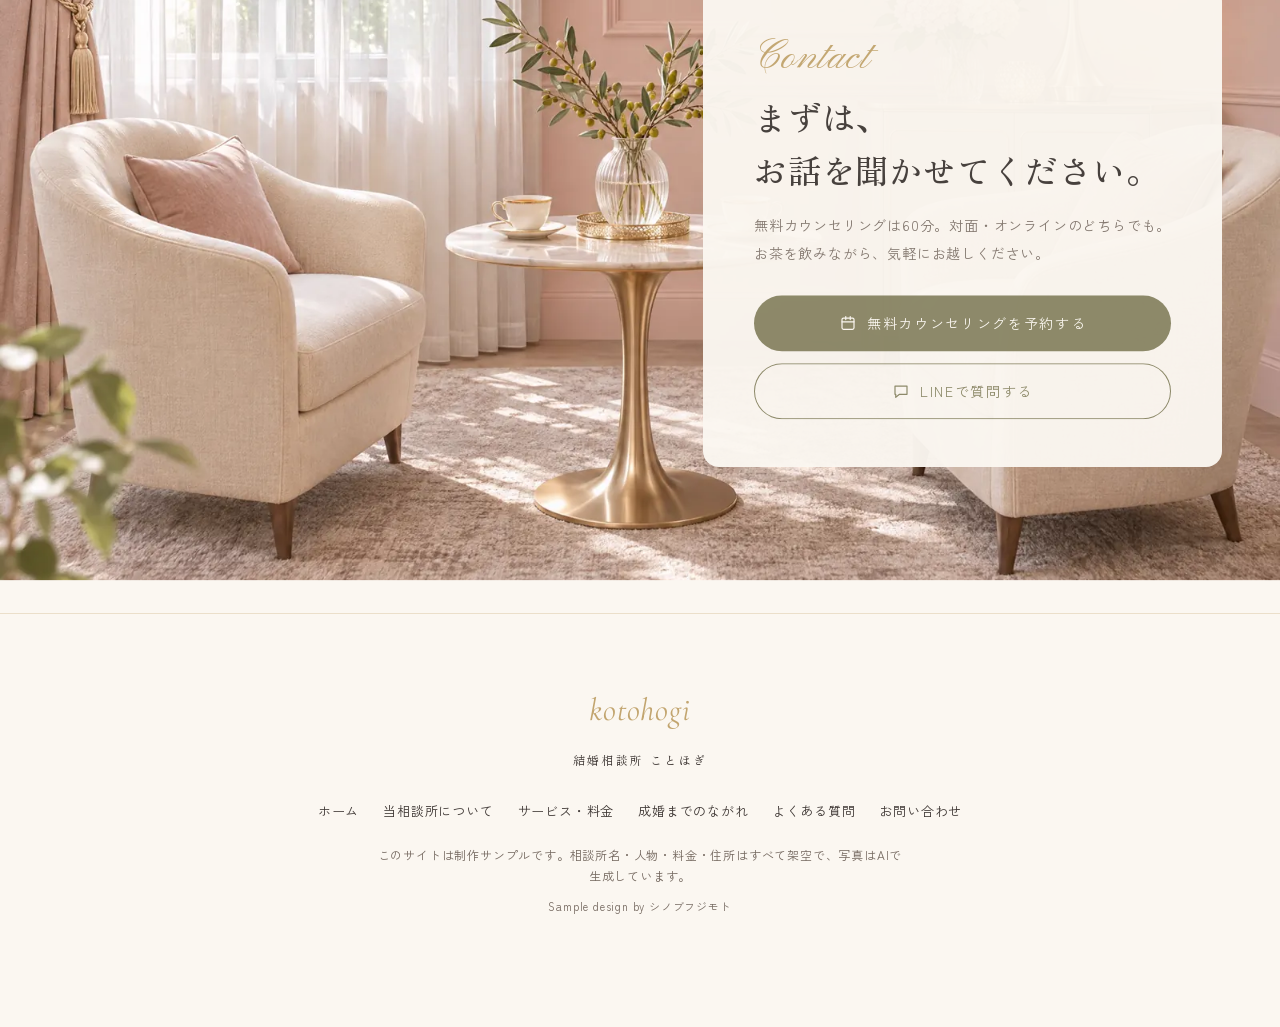
<file: plan.html>
<!doctype html>
<html lang="ja">
<head>
<meta charset="utf-8">
<meta name="viewport" content="width=device-width, initial-scale=1">
<meta name="robots" content="noindex, nofollow"><!-- 本番では外す -->
<title>サービス・料金｜結婚相談所 ことほぎ（サンプル）</title>
<meta name="description" content="ライト・スタンダード・プレミアムの3つの料金プランと、プランごとのサポート内容の比較。（制作サンプル）">
<link rel="canonical" href="https://martin-luzer.github.io/marriage-agency-hp-sample/plan.html">
<meta property="og:type" content="website">
<meta property="og:title" content="サービス・料金｜結婚相談所 ことほぎ（サンプル）">
<meta property="og:description" content="ライト・スタンダード・プレミアムの3つの料金プランと、プランごとのサポート内容の比較。（制作サンプル）">
<meta property="og:image" content="https://martin-luzer.github.io/marriage-agency-hp-sample/photos/hero.webp">
<meta property="og:locale" content="ja_JP">
<meta name="twitter:card" content="summary_large_image">
<link rel="preconnect" href="https://fonts.googleapis.com">
<link rel="preconnect" href="https://fonts.gstatic.com" crossorigin>
<link href="https://fonts.googleapis.com/css2?family=Cormorant+Garamond:wght@400;500&family=Pinyon+Script&family=Zen+Old+Mincho:wght@500;700&family=Zen+Kaku+Gothic+New:wght@400;500;700&display=swap" rel="stylesheet">
<link rel="stylesheet" href="style.css?v=3">
<script>document.documentElement.classList.add('js');if(matchMedia('(prefers-reduced-motion: reduce)').matches)document.documentElement.classList.add('is-reduced');</script>
</head>
<body class="pg-plan">
<svg xmlns="http://www.w3.org/2000/svg" style="display:none">
  <symbol id="i-rings" viewBox="0 0 64 48"><g fill="none" stroke="currentColor" stroke-width="1.6" stroke-linecap="round"><circle cx="24" cy="28" r="13"/><circle cx="40" cy="28" r="13"/><path d="M40 6l1.4 3.6L45 11l-3.6 1.4L40 16l-1.4-3.6L35 11l3.6-1.4z" fill="currentColor" stroke="none"/></g></symbol>
  <symbol id="i-together" viewBox="0 0 64 48"><g fill="none" stroke="currentColor" stroke-width="1.6" stroke-linecap="round" stroke-linejoin="round"><circle cx="22" cy="15" r="6"/><circle cx="42" cy="15" r="6"/><path d="M10 42c0-9 5-15 12-15 4 0 7 2 9 5M54 42c0-9-5-15-12-15-4 0-7 2-9 5"/><path d="M32 38c-3-2-5-4-5-6.5a2.6 2.6 0 0 1 5-1 2.6 2.6 0 0 1 5 1c0 2.5-2 4.5-5 6.5z"/></g></symbol>
  <symbol id="i-network" viewBox="0 0 64 48"><g fill="none" stroke="currentColor" stroke-width="1.6" stroke-linecap="round"><circle cx="14" cy="34" r="5"/><circle cx="50" cy="34" r="5"/><circle cx="32" cy="12" r="5"/><path d="M17 30l12-14M47 30L35 16M19 34h26"/></g></symbol>
  <symbol id="i-chat" viewBox="0 0 24 24"><path fill="none" stroke="currentColor" stroke-width="1.6" stroke-linejoin="round" d="M4 5h16v11H10l-5 4v-4H4z"/></symbol>
  <symbol id="i-cal" viewBox="0 0 24 24"><g fill="none" stroke="currentColor" stroke-width="1.6" stroke-linecap="round"><rect x="4" y="5" width="16" height="15" rx="2"/><path d="M4 10h16M9 3v4M15 3v4"/></g></symbol>
  <symbol id="i-leaf" viewBox="0 0 40 80"><g fill="none" stroke="currentColor" stroke-width="1.3" stroke-linecap="round"><path d="M20 78C20 50 22 26 30 4"/><path d="M21 60c-8-2-14-8-15-16 8 1 14 7 15 16zM22 44c7-3 12-9 12-17-7 2-12 8-12 17zM24 28c-6-3-9-9-8-16 6 3 9 9 8 16z"/></g></symbol>
</svg>

<header class="header">
  <a class="logo" href="index.html" aria-label="ことほぎ ホームへ"><span class="logo_en">kotohogi</span><span class="logo_ja">結婚相談所 ことほぎ</span></a>
  <nav class="nav" aria-label="サイト内"><a href="about.html">当相談所について</a><a href="plan.html" aria-current="page">サービス・料金</a><a href="flow.html">成婚までのながれ</a><a href="faq.html">よくある質問</a></nav>
  <a class="btn btn--sm" href="contact.html">無料カウンセリング</a>
</header>
<main id="top">
  <svg class="thread" aria-hidden="true"><path d=""/></svg>
  <section class="sub">
    <div class="sub_body">
      <p class="sub_en" data-open>Plan &amp; Price</p>
      <h1 class="sub_ja" data-open>サービス・料金</h1>
      <p class="sub_lead" data-open>3つのプランから、ご自分のペースに合うものを選べます。無料カウンセリングで、どれが合うか一緒に考えましょう。</p>
      <svg class="knot knot--sub" viewBox="0 0 120 60" aria-hidden="true"><path pathLength="1" d="M4 30h22c10 0 14-20 26-20s16 14 8 22-22 4-22-6 14-16 26-16 22 8 22 20-12 20-22 12-4-22 8-22 14 6 16 10h28"/><path pathLength="1" d="M4 36h20c10 0 12 14 24 14s16-10 22-10 14 10 22 10h24"/></svg>
    </div>
    <div class="sub_photo"><img src="photos/meeting.webp" alt="ホテルのラウンジで向かい合って笑う男女" width="1200" height="1500" fetchpriority="high"></div>
  </section>

  <section class="plan">
    <header class="secHead" data-up>
      <p class="secHead_en">Plan</p>
      <svg class="knot knot--head" viewBox="0 0 120 60" aria-hidden="true"><path pathLength="1" d="M4 30h22c10 0 14-20 26-20s16 14 8 22-22 4-22-6 14-16 26-16 22 8 22 20-12 20-22 12-4-22 8-22 14 6 16 10h28"/><path pathLength="1" d="M4 36h20c10 0 12 14 24 14s16-10 22-10 14 10 22 10h24"/></svg>
      <h2 class="secHead_ja">料金プラン</h2>
    </header>
    <div class="plan_list" data-each>
      <article class="pCard" data-up>
        <span class="env" aria-hidden="true"></span><p class="pCard_en">Light</p><h3>ライト</h3><p class="pCard_for">自分のペースで進めたい方に</p>
        <dl><div><dt>入会金</dt><dd>33,000<small>円</small></dd></div><div><dt>月会費</dt><dd>11,000<small>円</small></dd></div><div><dt>お見合い</dt><dd class="dd-ja">月4件まで</dd></div></dl>
      </article>
      <article class="pCard pCard--main" data-up>
        <span class="env" aria-hidden="true"></span><p class="pCard_tag">いちばん選ばれています</p><p class="pCard_en">Standard</p><h3>スタンダード</h3><p class="pCard_for">カウンセラーと二人三脚で</p>
        <dl><div><dt>入会金</dt><dd>55,000<small>円</small></dd></div><div><dt>月会費</dt><dd>16,500<small>円</small></dd></div><div><dt>お見合い</dt><dd class="dd-ja">月8件まで</dd></div></dl>
      </article>
      <article class="pCard" data-up>
        <span class="env" aria-hidden="true"></span><p class="pCard_en">Premium</p><h3>プレミアム</h3><p class="pCard_for">半年での成婚をめざす方に</p>
        <dl><div><dt>入会金</dt><dd>88,000<small>円</small></dd></div><div><dt>月会費</dt><dd>22,000<small>円</small></dd></div><div><dt>お見合い</dt><dd class="dd-ja">無制限</dd></div></dl>
      </article>
    </div>
    <p class="note plan_note" data-up>※料金はサンプルです（税込表示の例）。成婚料はどのプランも 220,000円です。</p>
  </section>

  <section class="compare">
    <header class="secHead" data-up>
      <p class="secHead_en">Compare</p>
      <svg class="knot knot--head" viewBox="0 0 120 60" aria-hidden="true"><path pathLength="1" d="M4 30h22c10 0 14-20 26-20s16 14 8 22-22 4-22-6 14-16 26-16 22 8 22 20-12 20-22 12-4-22 8-22 14 6 16 10h28"/><path pathLength="1" d="M4 36h20c10 0 12 14 24 14s16-10 22-10 14 10 22 10h24"/></svg>
      <h2 class="secHead_ja">プランを比べる</h2>
    </header>
    <div class="table_wrap" data-up><table class="ptable">
      <thead><tr><th scope="col"><span class="sr">項目</span></th><th scope="col">ライト</th><th scope="col" class="is-main">スタンダード</th><th scope="col">プレミアム</th></tr></thead>
      <tbody><tr><th scope="row">担当カウンセラー</th><td>○</td><td class="is-main">○</td><td>○</td></tr><tr><th scope="row">面談</th><td>2か月に1回</td><td class="is-main">月1回</td><td>月2回</td></tr><tr><th scope="row">お見合いの申し込み</th><td>月4件まで</td><td class="is-main">月8件まで</td><td>無制限</td></tr><tr><th scope="row">LINEでの相談</th><td>○</td><td class="is-main">○</td><td>○</td></tr><tr><th scope="row">プロフィール写真の撮影同行</th><td>—</td><td class="is-main">○</td><td>○</td></tr><tr><th scope="row">お見合い前の練習</th><td>—</td><td class="is-main">—</td><td>○</td></tr></tbody></table></div>
    <p class="note compare_note" data-up>※スマートフォンでは表を横に動かして見られます。内容はサンプルです。</p>
  </section>

  <section class="include">
    <header class="secHead" data-up>
      <p class="secHead_en">Included</p>
      <svg class="knot knot--head" viewBox="0 0 120 60" aria-hidden="true"><path pathLength="1" d="M4 30h22c10 0 14-20 26-20s16 14 8 22-22 4-22-6 14-16 26-16 22 8 22 20-12 20-22 12-4-22 8-22 14 6 16 10h28"/><path pathLength="1" d="M4 36h20c10 0 12 14 24 14s16-10 22-10 14 10 22 10h24"/></svg>
      <h2 class="secHead_ja">どのプランにも含まれるもの</h2>
    </header>
    <ul class="include_list" data-each>
      <li data-up><svg aria-hidden="true"><use href="#i-together"/></svg><h3>担当カウンセラー</h3><p>入会から成婚まで、同じカウンセラーが担当します。</p></li>
      <li data-up><svg aria-hidden="true"><use href="#i-chat"/></svg><h3>LINEでの相談</h3><p>お見合いの前後や交際中の迷いも、気軽に送ってください。</p></li>
      <li data-up><svg aria-hidden="true"><use href="#i-network"/></svg><h3>全国の会員検索</h3><p>大手連盟のシステムで、全国の会員の方を探せます。</p></li>
    </ul>
  </section>

  <section class="contact">
    <div class="contact_photo"><img data-parallax src="photos/room.webp" alt="アイボリーの椅子が向かい合うカウンセリングルーム" width="1600" height="1200" loading="lazy"></div>
    <div class="contact_card" data-each>
      <p class="secHead_en" data-up>Contact</p>
      <h2 class="contact_h" data-up>まずは、<br>お話を<br class="sp">聞かせてください。</h2>
      <p class="contact_text" data-up>無料カウンセリングは60分。対面・オンラインのどちらでも。<br>お茶を飲みながら、気軽にお越しください。</p>
      <div class="contact_btns" data-up>
        <a class="btn" href="contact.html"><svg aria-hidden="true"><use href="#i-cal"/></svg>無料カウンセリングを予約する</a>
        <a class="btn btn--line" href="contact.html#line"><svg aria-hidden="true"><use href="#i-chat"/></svg>LINEで質問する</a>
      </div>
    </div>
  </section>
</main>
<footer class="footer">
  <p class="footer_logo"><i>kotohogi</i><span>結婚相談所 ことほぎ</span></p>
  <nav class="footer_nav" aria-label="フッター"><a href="index.html">ホーム</a><a href="about.html">当相談所について</a><a href="plan.html">サービス・料金</a><a href="flow.html">成婚までのながれ</a><a href="faq.html">よくある質問</a><a href="contact.html">お問い合わせ</a></nav>
  <p class="footer_note">このサイトは制作サンプルです。相談所名・人物・料金・住所はすべて架空で、写真はAIで生成しています。</p>
  <p class="footer_copy">Sample design by シノブフジモト</p>
</footer>
<nav class="spBar" aria-label="ご予約"><a href="plan.html">料金を見る</a><a href="contact.html">無料カウンセリング</a></nav>
<script src="vendor/gsap.min.js"></script>
<script src="vendor/ScrollTrigger.min.js"></script>
<script src="main.js?v=3"></script>
</body>
</html>
</file>
<file: style.css>
/* ことほぎ サンプル：ピンクベージュ・アイボリー・シャンパンゴールド・オリーブ・セージ。金の糸と水引が地の模様 */
:root {
  --ivory: #fbf7f1;
  --pinkbeige: #ecd6cb;
  --pinkbeige2: #f5e8e1;
  --gold: #c2a56f;
  --gold-ink: #9c8048;   /* 小さい文字に使う濃いめの金（読みやすさ用） */
  --olive: #6f6c45;
  --sage: #a9b79e;
  --ink: #3d3633;
  --muted: #74685f;
  --en: "Cormorant Garamond", serif;
  --script: "Pinyon Script", cursive;
  --mincho: "Zen Old Mincho", serif;
  --jp: "Zen Kaku Gothic New", "Hiragino Sans", sans-serif;
  --ease-out: cubic-bezier(0.23, 1, 0.32, 1);
  --gutter: clamp(16px, 4.5vw, 72px);
  --max: 1120px;
}
*, *::before, *::after { box-sizing: border-box; }
html { -webkit-text-size-adjust: 100%; scroll-behavior: smooth; }
[id] { scroll-margin-top: 90px; }
body { margin: 0; background: var(--ivory); color: var(--ink); font-family: var(--jp); font-size: 16px; line-height: 2; letter-spacing: .05em; overflow-x: hidden; }
img { display: block; max-width: 100%; height: auto; }
a { color: inherit; }
button, input, select, textarea { font: inherit; color: inherit; }
h1, h2, h3, p, dl, dd, ul, ol, fieldset { margin: 0; padding: 0; }
fieldset { border: 0; }
ul, ol { list-style: none; }
:focus-visible { outline: 1.5px solid var(--olive); outline-offset: 4px; }
.note { font-size: 12px; color: var(--muted); }
.sp { display: none; }
.sr { position: absolute; width: 1px; height: 1px; overflow: hidden; clip-path: inset(50%); }

/* ---------- ボタンとリンク ---------- */
.btn { display: inline-flex; align-items: center; justify-content: center; gap: 10px; min-height: 56px; padding: 0 34px; border: 0; border-radius: 999px; background: var(--olive); color: var(--ivory); text-decoration: none; font-size: 14px; letter-spacing: .12em; cursor: pointer; transition: background-color .3s ease, transform .16s var(--ease-out); }
.btn svg { width: 18px; height: 18px; flex: none; }
.btn:active { transform: scale(.97); }
.btn--sm { min-height: 40px; padding: 0 22px; font-size: 12px; }
.btn--line { background: transparent; color: var(--olive); box-shadow: inset 0 0 0 1px var(--olive); }
@media (hover: hover) and (pointer: fine) { .btn:hover { background: #5d5a39; } .btn--line:hover { background: var(--pinkbeige2); } }
/* 「くわしく」リンク：下の金の線が、右へ伸びる */
.link { display: inline-flex; align-items: center; gap: 14px; font-family: var(--mincho); font-size: 15px; text-decoration: none; color: var(--olive); padding: 6px 0; }
.link::after { content: ""; width: 44px; height: 1px; background: var(--gold); transform-origin: left; transition: transform .35s var(--ease-out); }
@media (hover: hover) and (pointer: fine) { .link:hover::after { transform: scaleX(1.5); } }
.more { text-align: center; margin-top: 40px; }

/* ---------- ヘッダー ---------- */
.header { position: fixed; inset: 0 0 auto; z-index: 50; display: flex; align-items: center; gap: 28px; padding: 18px var(--gutter); transition: background-color .4s ease, padding .4s var(--ease-out), box-shadow .4s ease; }
.header.is-solid { background: rgba(251,247,241,.96); padding-block: 10px; box-shadow: 0 1px 0 rgba(194,165,111,.25); }
.logo { text-decoration: none; display: flex; flex-direction: column; line-height: 1.1; }
.logo_en { font-family: var(--en); font-style: italic; font-size: 28px; color: var(--gold); }
.logo_ja { font-family: var(--mincho); font-size: 11px; letter-spacing: .2em; }
.nav { display: flex; gap: 26px; margin-left: auto; font-size: 13px; }
.nav a { text-decoration: none; position: relative; }
.nav a::after { content: ""; position: absolute; left: 0; right: 0; bottom: -4px; height: 1px; background: var(--gold); transform: scaleX(0); transition: transform .35s var(--ease-out); }
.nav a[aria-current="page"]::after { transform: scaleX(1); }
@media (hover: hover) and (pointer: fine) { .nav a:hover::after { transform: scaleX(1); } }

/* ---------- 見出し ---------- */
section { padding-block: clamp(72px, 8vw, 120px); }
.secHead { text-align: center; margin-bottom: clamp(40px, 5vw, 64px); padding-inline: var(--gutter); }
.secHead--left { text-align: left; padding-inline: 0; }
.secHead_en { font-family: var(--script); font-size: clamp(30px, 3.2vw, 44px); line-height: 1.1; color: var(--gold); }
.secHead_ja { font-family: var(--mincho); font-weight: 500; font-size: clamp(23px, 2.5vw, 32px); line-height: 1.6; letter-spacing: .1em; margin-top: 6px; }
.knot { display: block; overflow: visible; }
.knot path { fill: none; stroke: var(--gold); stroke-width: 1.6; stroke-linecap: round; stroke-linejoin: round; }
.knot path + path { stroke: var(--pinkbeige); stroke-width: 2.2; }
.knot--head { width: 72px; margin: 10px auto 4px; }
.secHead--left .knot--head { margin-left: 0; }

/* ---------- ご縁の糸：PCの左の余白だけを通る ---------- */
main { position: relative; }
.thread { position: absolute; left: 0; top: 0; width: 100%; pointer-events: none; z-index: 0; overflow: visible; }
.thread path { fill: none; stroke: var(--gold); stroke-width: 1; opacity: .6; }
main > section { position: relative; z-index: 1; }

/* ---------- 最初の画面（ホーム） ---------- */
.hero { position: relative; min-height: 100svh; display: grid; grid-template-columns: minmax(0, 1fr) minmax(0, .9fr); gap: clamp(24px, 5vw, 80px); align-items: center; padding: 120px var(--gutter) 80px; overflow: hidden; }
.hero_photo { order: 2; aspect-ratio: 4 / 5; max-height: 78vh; border-radius: 999px 999px 12px 12px; overflow: hidden; box-shadow: 0 0 0 1px var(--gold), 0 0 0 10px var(--ivory), 0 0 0 11px rgba(194,165,111,.5); }
.hero_photo img { width: 100%; height: 100%; object-fit: cover; object-position: 70% 50%; }
.hero_en { font-family: var(--script); font-size: clamp(28px, 2.6vw, 38px); line-height: 1.1; color: var(--gold); }
.hero_copy { font-family: var(--mincho); font-weight: 500; font-size: clamp(34px, 4.2vw, 60px); line-height: 1.6; letter-spacing: .08em; margin-top: 10px; }
.hero_copy span { display: block; white-space: nowrap; }
.hero_lead { margin: 22px 0 34px; color: var(--muted); }
.hero_threads { position: absolute; left: 0; right: 0; bottom: 6%; width: 100%; height: 30%; pointer-events: none; z-index: 1; }
.th { fill: none; stroke: var(--gold); stroke-width: 1; }
.hero_knot { position: absolute; z-index: 2; left: 50%; bottom: calc(6% + 30% * .45); width: 84px; margin-left: -42px; overflow: visible; }
.hero_knot path { fill: none; stroke: var(--gold); stroke-width: 2; stroke-linecap: round; stroke-linejoin: round; }

/* ---------- 下層ページの頭：文字とアーチの写真 ---------- */
.sub { display: grid; grid-template-columns: minmax(0, 1.2fr) minmax(0, .8fr); gap: clamp(24px, 5vw, 80px); align-items: end; max-width: var(--max); margin-inline: auto; padding: 150px var(--gutter) clamp(56px, 7vw, 96px); }
.sub_en { font-family: var(--script); font-size: clamp(34px, 4vw, 56px); line-height: 1.1; color: var(--gold); }
.sub_ja { text-wrap: balance; font-family: var(--mincho); font-weight: 500; font-size: clamp(28px, 3.4vw, 44px); line-height: 1.5; letter-spacing: .1em; margin-top: 8px; }
.sub_lead { margin-top: 18px; max-width: 30em; color: var(--muted); }
.knot--sub { width: 96px; margin-top: 28px; }
.sub_photo { aspect-ratio: 4 / 4.6; max-height: 420px; border-radius: 999px 999px 12px 12px; overflow: hidden; box-shadow: 0 0 0 1px var(--gold), 0 0 0 8px var(--ivory), 0 0 0 9px rgba(194,165,111,.5); }
.sub_photo img { width: 100%; height: 100%; object-fit: cover; }

/* ---------- 大切にしていること（線のアイコン） ---------- */
.promise { max-width: var(--max); margin-inline: auto; padding-inline: var(--gutter); display: grid; grid-template-columns: repeat(3, minmax(0, 1fr)); gap: 20px; }
.promise li { background: #fff; padding: 40px 28px 34px; border-radius: 200px 200px 16px 16px; text-align: center; box-shadow: inset 0 0 0 1px var(--pinkbeige); }
.promise_ico { width: 64px; height: 48px; color: var(--gold); margin: 0 auto; }
.promise h3 { font-family: var(--mincho); font-weight: 700; font-size: 19px; margin-top: 14px; line-height: 1.6; }
.promise p { margin-top: 10px; font-size: 14px; color: var(--muted); text-align: left; }
.promise_more { padding-top: 12px; border-top: 1px dashed var(--pinkbeige); }

/* ---------- 料金：招待状のカード ---------- */
.plan { background: rgba(245,232,225,.75); }
.plan_list { max-width: 1000px; margin-inline: auto; padding-inline: var(--gutter); display: grid; grid-template-columns: repeat(3, minmax(0, 1fr)); gap: 18px; align-items: end; }
.pCard { position: relative; background: #fff; border-radius: 16px; padding: 60px 26px 30px; text-align: center; perspective: 600px; }
.pCard::before { content: ""; position: absolute; inset: 8px; border: 1px solid rgba(194,165,111,.55); border-radius: 10px; pointer-events: none; }
.pCard--main { padding-top: 70px; box-shadow: inset 0 0 0 1.5px var(--gold); }
.env { position: absolute; left: 0; right: 0; top: 0; height: 46px; background: linear-gradient(135deg, var(--pinkbeige2), #fff); clip-path: polygon(0 0, 100% 0, 50% 100%); transform-origin: 50% 0; backface-visibility: hidden; border-radius: 16px 16px 0 0; }
.env::after { content: ""; position: absolute; left: 50%; top: 22px; width: 14px; height: 14px; margin-left: -7px; border-radius: 50%; background: var(--gold); }
.pCard_tag { display: inline-block; font-size: 11px; letter-spacing: .1em; color: #fff; background: var(--gold-ink); padding: 2px 14px; border-radius: 999px; margin-bottom: 8px; }
.pCard_en { font-family: var(--en); font-size: 14px; letter-spacing: .2em; color: var(--gold-ink); }
.pCard h3 { font-family: var(--mincho); font-weight: 500; font-size: 26px; color: var(--olive); }
.pCard_for { font-size: 13px; color: var(--muted); }
.pCard dl { margin-top: 18px; text-align: left; }
.pCard dl div { display: flex; justify-content: space-between; align-items: baseline; padding: 10px 0; border-bottom: 1px solid var(--pinkbeige2); font-size: 14px; }
.pCard dd { font-family: var(--en); font-size: 24px; font-variant-numeric: lining-nums; }
.pCard dd small { font-family: var(--jp); font-size: 12px; margin-left: 2px; }
.pCard .dd-ja { font-family: var(--mincho); font-size: 17px; }
.plan_note { max-width: 1000px; margin: 18px auto 0; padding-inline: var(--gutter); }

/* 比べる表 */
.table_wrap { max-width: 960px; margin-inline: auto; padding-inline: var(--gutter); overflow-x: auto; }
.ptable { width: 100%; min-width: 600px; border-collapse: collapse; background: #fff; font-size: 14px; }
.ptable th, .ptable td { padding: 16px 14px; border-bottom: 1px solid var(--pinkbeige2); text-align: center; }
.ptable thead th { font-family: var(--mincho); font-weight: 700; font-size: 16px; color: var(--olive); border-bottom: 1px solid var(--gold); }
.ptable tbody th { text-align: left; font-weight: 500; }
.ptable .is-main { background: rgba(245,232,225,.55); }
.compare_note { max-width: 960px; margin: 14px auto 0; padding-inline: var(--gutter); }
.include { background: rgba(245,232,225,.45); }
.include_list { max-width: 1000px; margin-inline: auto; padding-inline: var(--gutter); display: grid; grid-template-columns: repeat(3, minmax(0, 1fr)); gap: 28px; text-align: center; }
.include_list svg { width: 56px; height: 44px; color: var(--gold); margin: 0 auto; }
.include_list h3 { font-family: var(--mincho); font-weight: 700; font-size: 18px; margin-top: 10px; }
.include_list p { font-size: 14px; color: var(--muted); margin-top: 6px; }

/* ---------- 成婚までのながれ ---------- */
.flow { max-width: var(--max); margin-inline: auto; padding-inline: var(--gutter); display: grid; grid-template-columns: minmax(0, .9fr) minmax(0, 1.1fr); gap: clamp(32px, 6vw, 96px); align-items: start; }
.flow_photo { position: sticky; top: 110px; border-radius: 999px 999px 16px 16px; overflow: hidden; aspect-ratio: 4 / 5; }
.flow_photo img { width: 100%; height: 100%; object-fit: cover; }
.flow--page { display: block; max-width: 760px; }
.flow_track { position: relative; margin-bottom: 28px; }
.flow_list { position: relative; padding-left: 36px; }
.flow_line { position: absolute; left: 6px; top: 10px; bottom: 30px; width: 1px; background: var(--gold); transform-origin: top; }
.flow_list li { position: relative; padding-bottom: 32px; }
.flow_list li::before { content: ""; position: absolute; left: -35px; top: 9px; width: 11px; height: 11px; border-radius: 50%; background: var(--ivory); box-shadow: inset 0 0 0 1.5px var(--gold); }
.flow_list b { font-family: var(--en); font-weight: 500; font-size: 15px; color: var(--gold-ink); letter-spacing: .14em; }
.flow_list h3 { font-family: var(--mincho); font-weight: 700; font-size: 20px; }
.flow_time { display: inline-block; margin-left: 12px; padding: 0 10px; border-radius: 999px; font-family: var(--jp); font-weight: 500; font-size: 12px; color: var(--olive); background: rgba(169,183,158,.3); vertical-align: 3px; }
.flow_list p { font-size: 14px; color: var(--muted); margin-top: 4px; }
.flow_more { padding: 10px 14px; margin-top: 10px !important; background: #fff; border-radius: 10px; }
.knot--flow { width: 96px; margin: 4px 0 6px; }

/* ---------- カウンセラー・ごあいさつ ---------- */
.counselor { max-width: var(--max); margin-inline: auto; padding-inline: var(--gutter); display: grid; grid-template-columns: minmax(0, .8fr) minmax(0, 1.2fr); gap: clamp(32px, 6vw, 96px); align-items: center; }
.counselor_photo { border-radius: 16px; overflow: hidden; aspect-ratio: 4 / 5; max-width: 400px; }
.counselor_photo img { width: 100%; height: 100%; object-fit: cover; }
.counselor_name { font-family: var(--mincho); font-weight: 500; font-size: 28px; letter-spacing: .14em; margin-top: 10px; }
.counselor_name small { display: block; font-family: var(--jp); font-size: 12px; color: var(--muted); letter-spacing: .06em; }
.counselor_text { margin: 16px 0 18px; color: var(--muted); }
.message_inner { max-width: var(--max); margin-inline: auto; padding-inline: var(--gutter); display: grid; grid-template-columns: minmax(0, .75fr) minmax(0, 1.25fr); gap: clamp(32px, 6vw, 96px); align-items: center; }
.message_photo { border-radius: 999px 999px 16px 16px; overflow: hidden; aspect-ratio: 4 / 5; }
.message_photo img { width: 100%; height: 100%; object-fit: cover; }
.message_text p + p { margin-top: 1.4em; }
.message_sign { font-family: var(--mincho); text-align: right; color: var(--olive); }

/* 概要 */
.outline_inner { max-width: 760px; margin-inline: auto; padding-inline: var(--gutter); }
.outline_photo { border-radius: 16px; overflow: hidden; aspect-ratio: 4 / 3; }
.outline_photo img { width: 100%; height: 100%; object-fit: cover; }
.outline_dl div { display: grid; grid-template-columns: 8em 1fr; gap: 16px; padding: 14px 0; border-bottom: 1px solid var(--pinkbeige); font-size: 15px; }
.outline_dl dt { font-family: var(--mincho); font-weight: 700; color: var(--olive); }

/* ---------- お知らせ ---------- */
.news_list { max-width: 820px; margin-inline: auto; padding-inline: var(--gutter); }
.news_list li { display: grid; grid-template-columns: auto auto 1fr; gap: 18px; align-items: baseline; padding: 18px 0; border-bottom: 1px solid var(--pinkbeige); }
.news_list time { font-family: var(--en); font-size: 17px; color: var(--gold-ink); font-variant-numeric: lining-nums; }
.news_tag { font-size: 11px; padding: 0 10px; border-radius: 999px; box-shadow: inset 0 0 0 1px var(--sage); color: var(--olive); }
.news_note { max-width: 820px; margin: 14px auto 0; padding-inline: var(--gutter); }

/* ---------- よくある質問 ---------- */
.faq { background: rgba(255,255,255,.7); }
.faq_inner { max-width: 780px; margin-inline: auto; padding-inline: var(--gutter); }
.faq_jump { display: flex; flex-wrap: wrap; gap: 10px; justify-content: center; margin-bottom: 48px; }
.faq_jump a { padding: 6px 20px; border-radius: 999px; box-shadow: inset 0 0 0 1px var(--gold); text-decoration: none; font-size: 14px; color: var(--olive); }
.faq_group + .faq_group { margin-top: 56px; }
.faq_cat { font-family: var(--mincho); font-weight: 500; font-size: 22px; letter-spacing: .1em; padding-bottom: 10px; border-bottom: 1px solid var(--gold); }
.faq details { border-bottom: 1px solid var(--pinkbeige); }
.faq summary { list-style: none; cursor: pointer; padding: 20px 44px 20px 2em; position: relative; font-family: var(--mincho); font-weight: 700; font-size: 16px; line-height: 1.7; }
.faq summary::-webkit-details-marker { display: none; }
.faq summary::before { content: "Q"; position: absolute; left: 0; top: 12px; font-family: var(--en); font-size: 26px; color: var(--gold); }
.faq summary::after { content: "+"; position: absolute; right: 8px; top: 50%; transform: translateY(-50%); font-family: var(--en); font-size: 26px; color: var(--olive); transition: transform .3s var(--ease-out); }
.faq details[open] summary::after { transform: translateY(-50%) rotate(45deg); }
.faq details > div { padding: 0 0 22px 2em; color: var(--muted); font-size: 15px; }
@supports (interpolate-size: allow-keywords) {
  :root { interpolate-size: allow-keywords; }
  .faq details::details-content { height: 0; overflow: clip; transition: height .35s var(--ease-out), content-visibility .35s allow-discrete; }
  .faq details[open]::details-content { height: auto; }
}

/* ---------- お問い合わせ ---------- */
.contact { position: relative; min-height: 86vh; display: flex; align-items: center; justify-content: flex-end; padding: 80px var(--gutter); overflow: hidden; }
.contact_photo { position: absolute; inset: 0; z-index: -1; overflow: hidden; }
.contact_photo img { width: 100%; height: 116%; object-fit: cover; margin-top: -8%; }
.contact_card { background: rgba(251,247,241,.96); border-radius: 16px; padding: clamp(32px, 4vw, 56px); max-width: 580px; }
.contact_h { font-family: var(--mincho); font-weight: 500; font-size: clamp(24px, 2.6vw, 34px); line-height: 1.6; margin-top: 8px; }
.contact_text { margin-top: 14px; color: var(--muted); font-size: 14px; }
.contact_btns { display: grid; gap: 12px; margin-top: 26px; }
.form_inner { max-width: 720px; margin-inline: auto; padding-inline: var(--gutter); }
.form { background: #fff; border-radius: 16px; padding: clamp(24px, 4vw, 48px); box-shadow: inset 0 0 0 1px var(--pinkbeige); }
.field { display: grid; gap: 6px; margin-bottom: 22px; }
.field label, .field legend { font-family: var(--mincho); font-weight: 700; font-size: 15px; }
.field em { font-style: normal; font-family: var(--jp); font-weight: 500; font-size: 11px; color: #fff; background: var(--gold-ink); padding: 1px 8px; border-radius: 999px; margin-left: 6px; vertical-align: 2px; }
.field input[type=text], .field input[type=email], .field select, .field textarea { width: 100%; min-height: 50px; padding: 10px 14px; border: 1px solid var(--pinkbeige); border-radius: 10px; background: var(--ivory); font-size: 16px; transition: border-color .2s ease, box-shadow .2s ease; }
.field input:focus, .field select:focus, .field textarea:focus { outline: none; border-color: var(--gold); box-shadow: 0 0 0 3px rgba(194,165,111,.2); }
.field textarea { resize: vertical; line-height: 1.8; }
.radios { display: flex; flex-wrap: wrap; gap: 10px 28px; padding-top: 4px; }
.radios label { font-family: var(--jp); font-weight: 400; display: inline-flex; align-items: center; gap: 8px; cursor: pointer; }
.radios input { accent-color: var(--olive); width: 18px; height: 18px; }
.form_send { text-align: center; margin-top: 30px; }
.form_send .btn { width: min(100%, 360px); }
.form_send .note { margin-top: 10px; }
.line { padding-top: 0; }
.line_card { max-width: 720px; margin-inline: auto; margin-inline: max(var(--gutter), calc((100% - 720px) / 2)); background: var(--pinkbeige2); border-radius: 200px 200px 16px 16px; padding: 56px 32px 44px; text-align: center; }
.line_ico { width: 40px; height: 40px; color: var(--olive); margin: 0 auto; }
.line_h { font-family: var(--mincho); font-weight: 500; font-size: 24px; margin: 8px 0 10px; }
.line_card p { color: var(--muted); font-size: 14px; margin-bottom: 22px; }

/* ---------- フッター ---------- */
.footer { text-align: center; padding: 64px var(--gutter) 110px; border-top: 1px solid rgba(194,165,111,.3); }
.footer_logo i { display: block; font-family: var(--en); font-size: 32px; color: var(--gold); }
.footer_logo span { font-family: var(--mincho); font-size: 12px; letter-spacing: .2em; }
.footer_nav { display: flex; flex-wrap: wrap; justify-content: center; gap: 6px 24px; margin-top: 24px; font-size: 13px; }
.footer_nav a { text-decoration: none; }
.footer_note { margin: 20px auto 0; max-width: 44em; font-size: 12px; color: var(--muted); line-height: 1.8; }
.footer_copy { margin-top: 8px; font-size: 11px; color: var(--muted); }
.spBar { display: none; }

/* ---------- 読み込み中（初回だけ・1秒未満） ---------- */
.loader { position: fixed; inset: 0; z-index: 100; background: var(--ivory); display: grid; place-items: center; align-content: center; }
.loader_ring { width: 110px; height: 110px; overflow: visible; }
.loader_ring circle { fill: none; stroke: var(--gold); stroke-width: 1.4; }
.loader_star { fill: var(--gold); }
.loader_word { font-family: var(--script); font-size: 40px; color: var(--gold); margin-top: -6px; }
html:not(.js) .loader, .is-reduced .loader { display: none; }

/* ---------- 動く前の状態（JSが動くときだけ） ---------- */
.js:not(.is-reduced) [data-up], .js:not(.is-reduced) [data-open] { opacity: 0; }
.js:not(.is-reduced) [data-up] { transform: translateY(20px); }
.js:not(.is-reduced) .hero_knot { opacity: 0; }

@media (max-width: 1000px) { .nav { display: none; } .header .btn { margin-left: auto; } }

/* ---------- スマホ ---------- */
@media (max-width: 760px) {
  body { font-size: 15px; }
  .sp { display: inline; }
  .header .btn { display: none; }
  .hero { grid-template-columns: 1fr; padding-top: 84px; gap: 22px; align-items: start; min-height: 0; }
  .hero_photo { order: -1; width: 82%; justify-self: center; aspect-ratio: 4 / 4.4; max-height: none; }
  .hero_threads { bottom: auto; top: 34%; height: 14%; }
  .hero_knot { bottom: auto; top: calc(34% + 14% * .3); width: 60px; margin-left: -30px; }
  .hero_copy { font-size: clamp(26px, 7.6vw, 32px); }
  .hero_lead { font-size: 14px; margin: 14px 0 24px; }
  .hero .btn { width: 100%; }
  .sub { grid-template-columns: 1fr; padding-top: 96px; gap: 28px; }
  .sub_photo { order: -1; width: 70%; justify-self: center; max-height: none; aspect-ratio: 4 / 3.6; }
  .promise, .plan_list, .include_list { grid-template-columns: 1fr; }
  .counselor, .flow, .message_inner { grid-template-columns: 1fr; }
  .message_photo { width: 70%; justify-self: center; aspect-ratio: 4 / 4.4; }
  .counselor_photo { max-width: 260px; margin: 0 auto; }
  .flow_photo { position: static; aspect-ratio: 4 / 3.6; border-radius: 140px 140px 16px 16px; }
  .flow_time { display: table; margin: 4px 0 0; }
  .outline_dl div { grid-template-columns: 1fr; gap: 0; }
  .news_list li { grid-template-columns: auto 1fr; gap: 4px 14px; }
  .news_list p { grid-column: 1 / -1; }
  .contact { min-height: 0; padding-top: 220px; justify-content: stretch; }
  .contact_card { max-width: none; }
  .line_card { border-radius: 140px 140px 16px 16px; padding-top: 48px; }
  .thread { display: none; }
  .ptable { min-width: 500px; font-size: 13px; }
  .ptable th, .ptable td { padding: 12px 8px; }
  .ptable tbody th { position: sticky; left: 0; z-index: 1; background: #fff; width: 9em; box-shadow: 1px 0 0 var(--pinkbeige2); }
  .ptable thead th:first-child { position: sticky; left: 0; z-index: 1; background: #fff; }
  .contact_card { padding: 28px 22px; }
  .contact_h { font-size: 22px; text-wrap: balance; }
  .btn { padding: 0 20px; letter-spacing: .06em; font-size: 13px; }
  .spBar { display: grid; grid-template-columns: 1fr 1.4fr; gap: 8px; position: fixed; z-index: 60; left: 0; right: 0; bottom: 0; padding: 10px 12px calc(10px + env(safe-area-inset-bottom)); background: rgba(251,247,241,.97); box-shadow: 0 -1px 0 rgba(194,165,111,.3); transform: translateY(110%); transition: transform .45s var(--ease-out); }
  .spBar.is-on { transform: none; }
  .spBar a { display: flex; align-items: center; justify-content: center; min-height: 48px; border-radius: 999px; text-decoration: none; font-size: 14px; box-shadow: inset 0 0 0 1px var(--olive); color: var(--olive); }
  .spBar a + a { background: var(--olive); color: var(--ivory); box-shadow: none; }
}
@media (prefers-reduced-motion: reduce) { html { scroll-behavior: auto; } }
</file>
